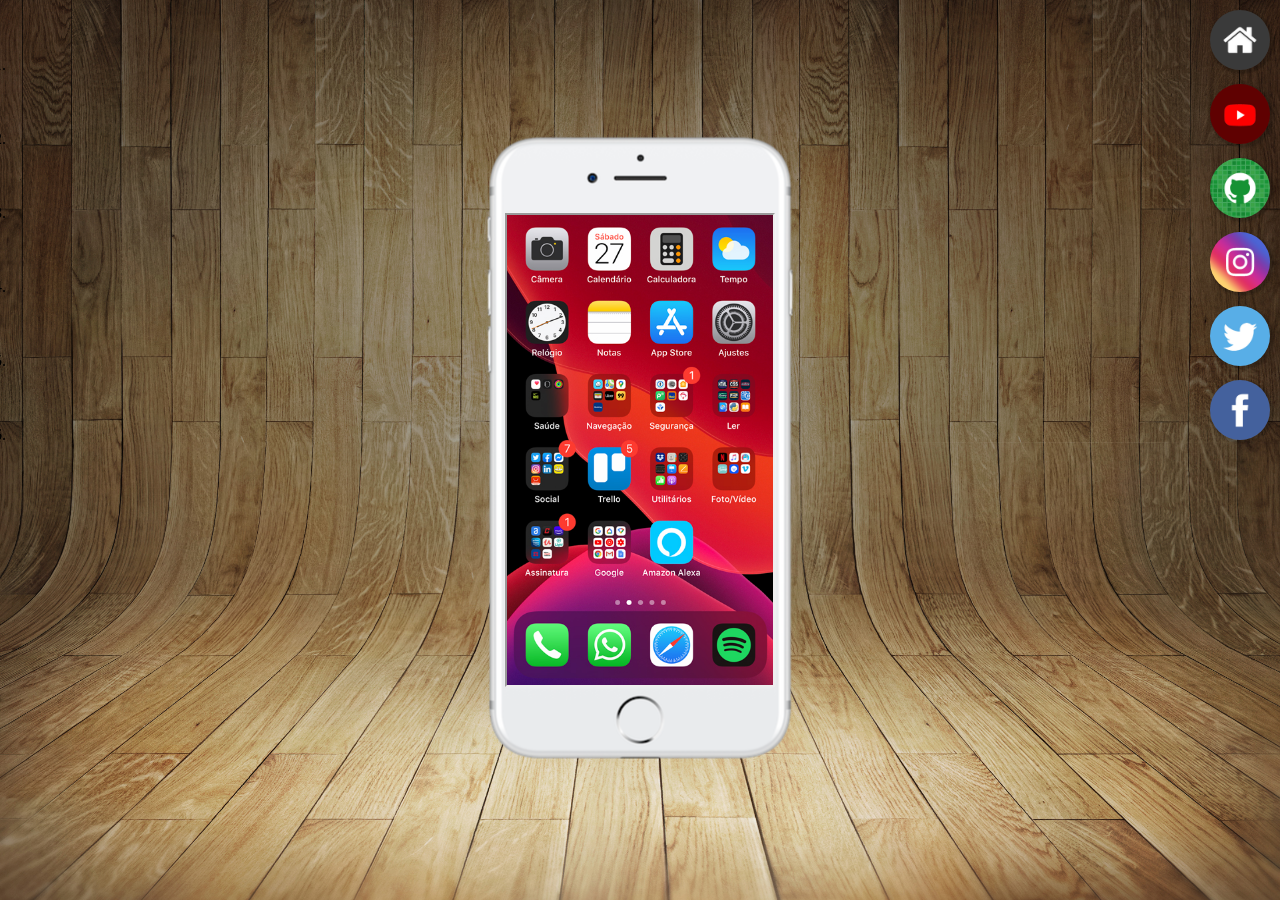
<file: index.html>
<!DOCTYPE html>
<html lang="pt-br">
<head>
    <meta charset="UTF-8">
    <meta name="viewport" content="width=device-width, initial-scale=1.0">
    <title>Redes Socias</title>
    <link rel="shortcut icon" href="favicon.ico" type="image/x-icon">
    <link rel="stylesheet" href="style.css">
    <style>
        ol > li {
            text-align: end;
            margin: 10px;
        }
        li > a > img {
            height: 60px;
            border-radius: 100px;
            box-shadow: 2px 2px 2px 2px rgb(0, 0, 0, 0.205);
            box-sizing: border-box;
        }
        li > a > img:hover {
            border: 2px solid rgb(255, 255, 255, 0.237);
            transform: translate(-3px, -3px);
            box-shadow: 5px 5px 10px rgba(0, 0, 0, 0.623);
            transition: transform .3s;
        }
    </style>
</head>
<body>
    <nav>
        <ol>
            <li>
                <a  href="paginas/home.html" target="celular">
                <img src="imagens/logo-home.jpg"></a>
            </li>
            <li>
                <a href="paginas/youtube.html" target="celular"><img src="imagens/logo-youtube.jpg" alt=""></a>
            </li>
            <li>
                <a href="paginas/github.html" target="celular"><img src="imagens/logo-github.jpg" alt=""></a>
            </li>
            <li>
                <a href="paginas/instagram.html" target="celular"><img src="imagens/logo-instagram.jpg" alt=""></a>
            </li>
            <li>
                <a href="paginas/twitter.html" target="celular"><img src="imagens/logo-twitter.jpg" alt=""></a>
            </li>
            <li>
                <a href="paginas/facebook.html" target="celular">
                 <img src="imagens/logo-facebook.jpg"></a>
            </li>
        </ol>
    </nav>

   
    <div class="celular">
        <img src="imagens/frame-iphone.png" alt="">
    </div>
    
    <iframe name="celular" src="paginas/home.html" height="470px" width="266"></iframe>

        
</body>
</html>
</file>
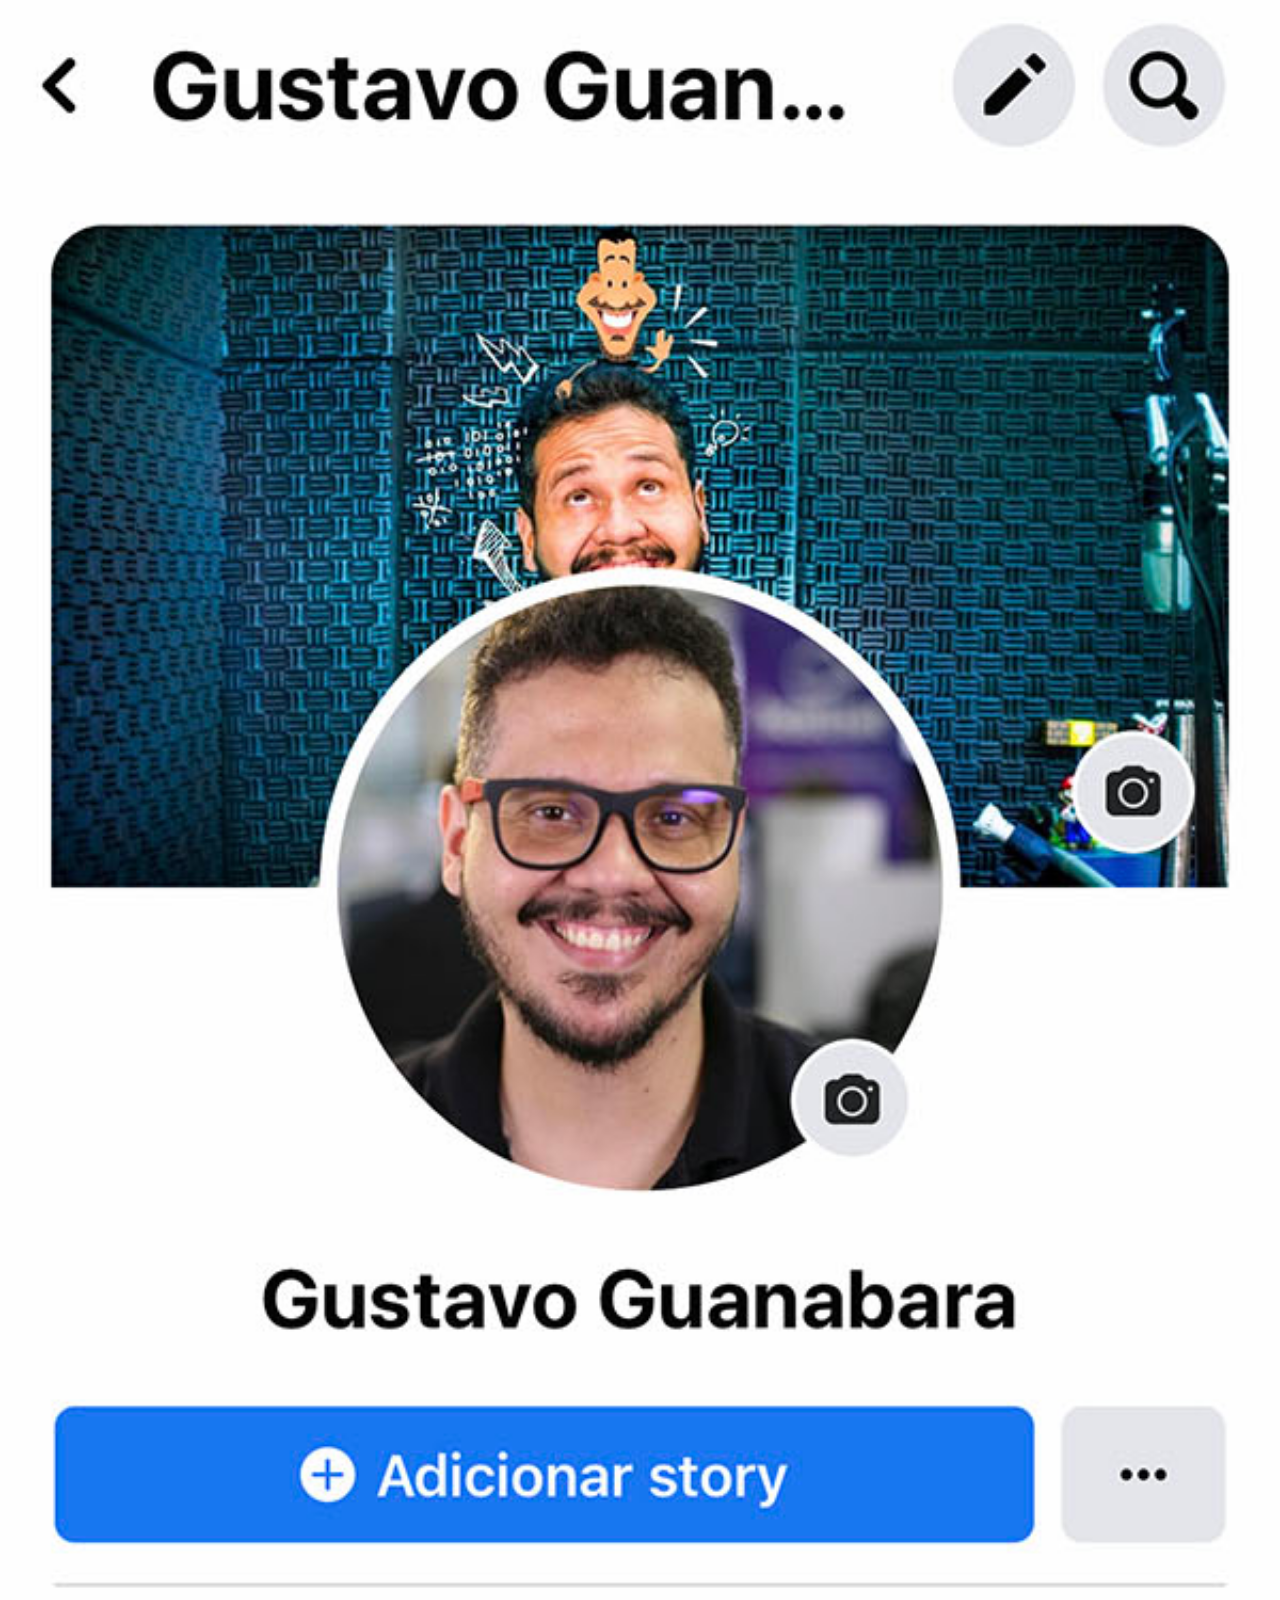
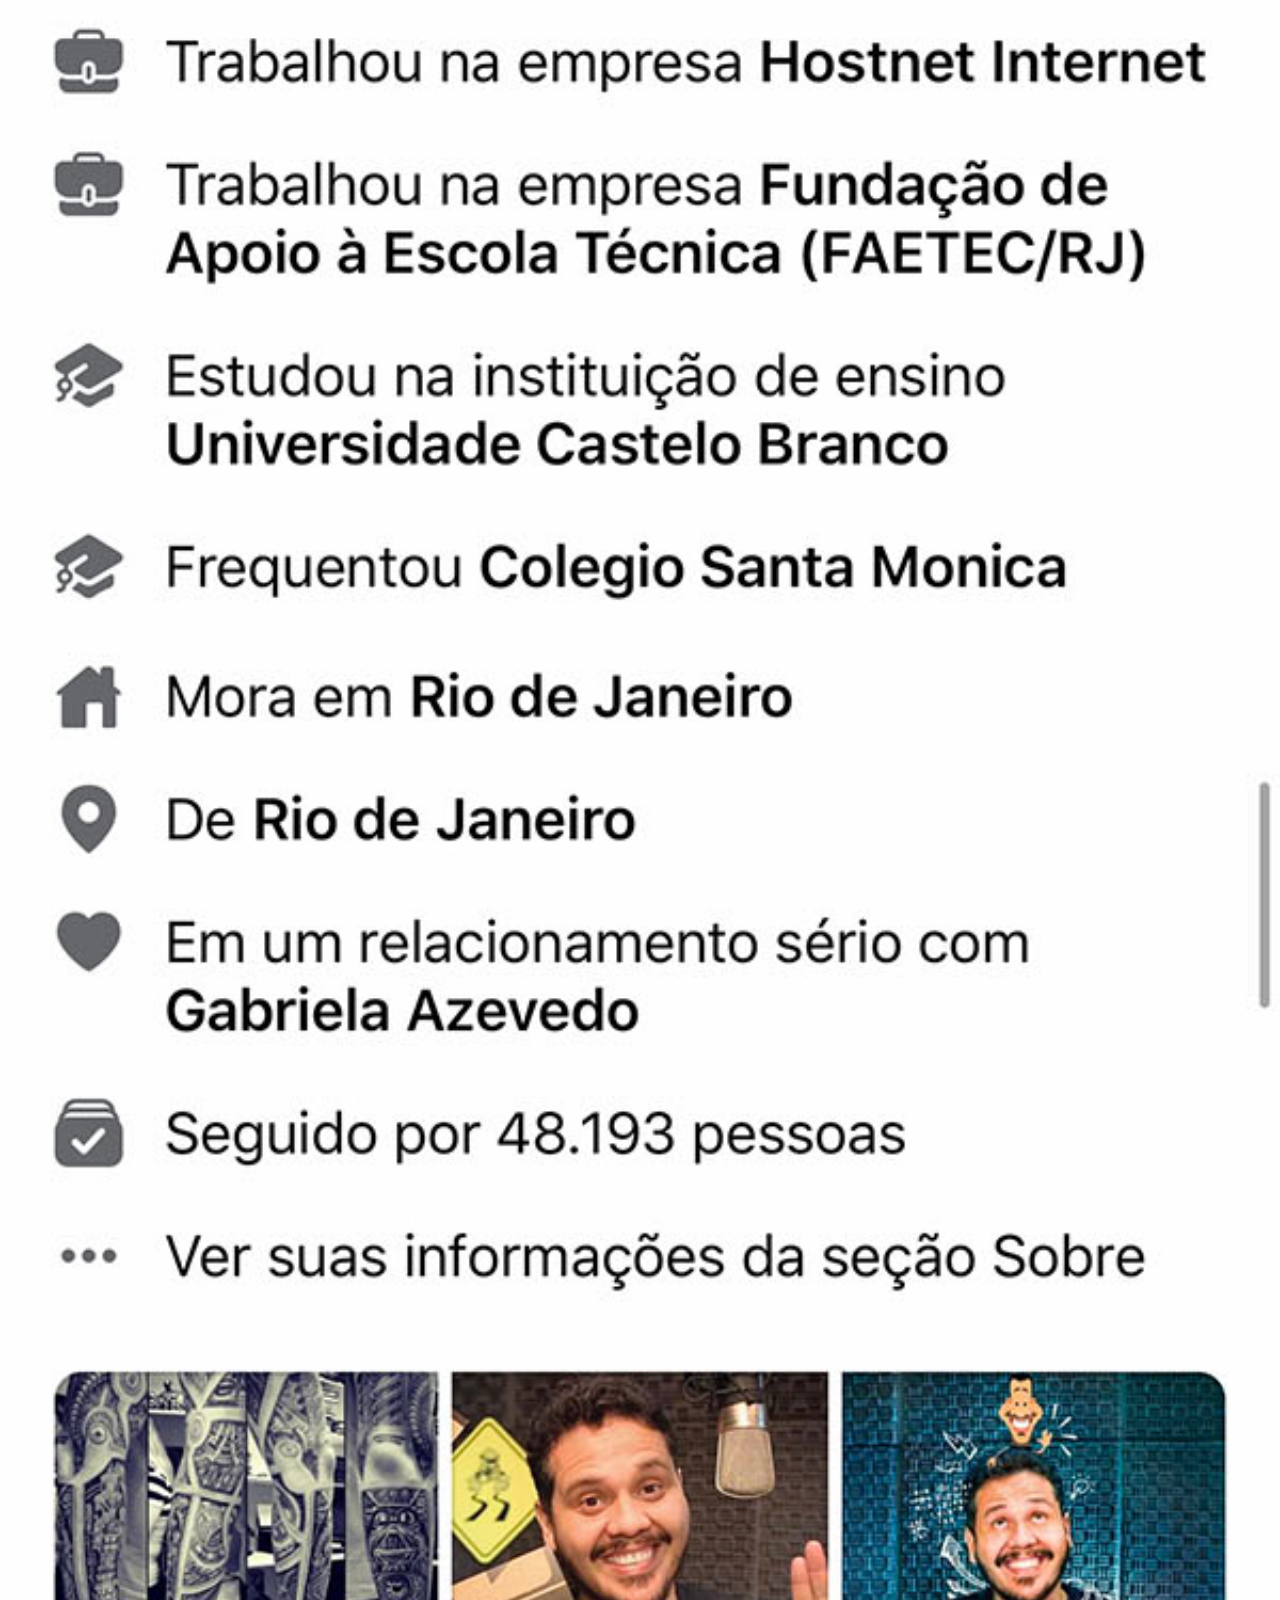
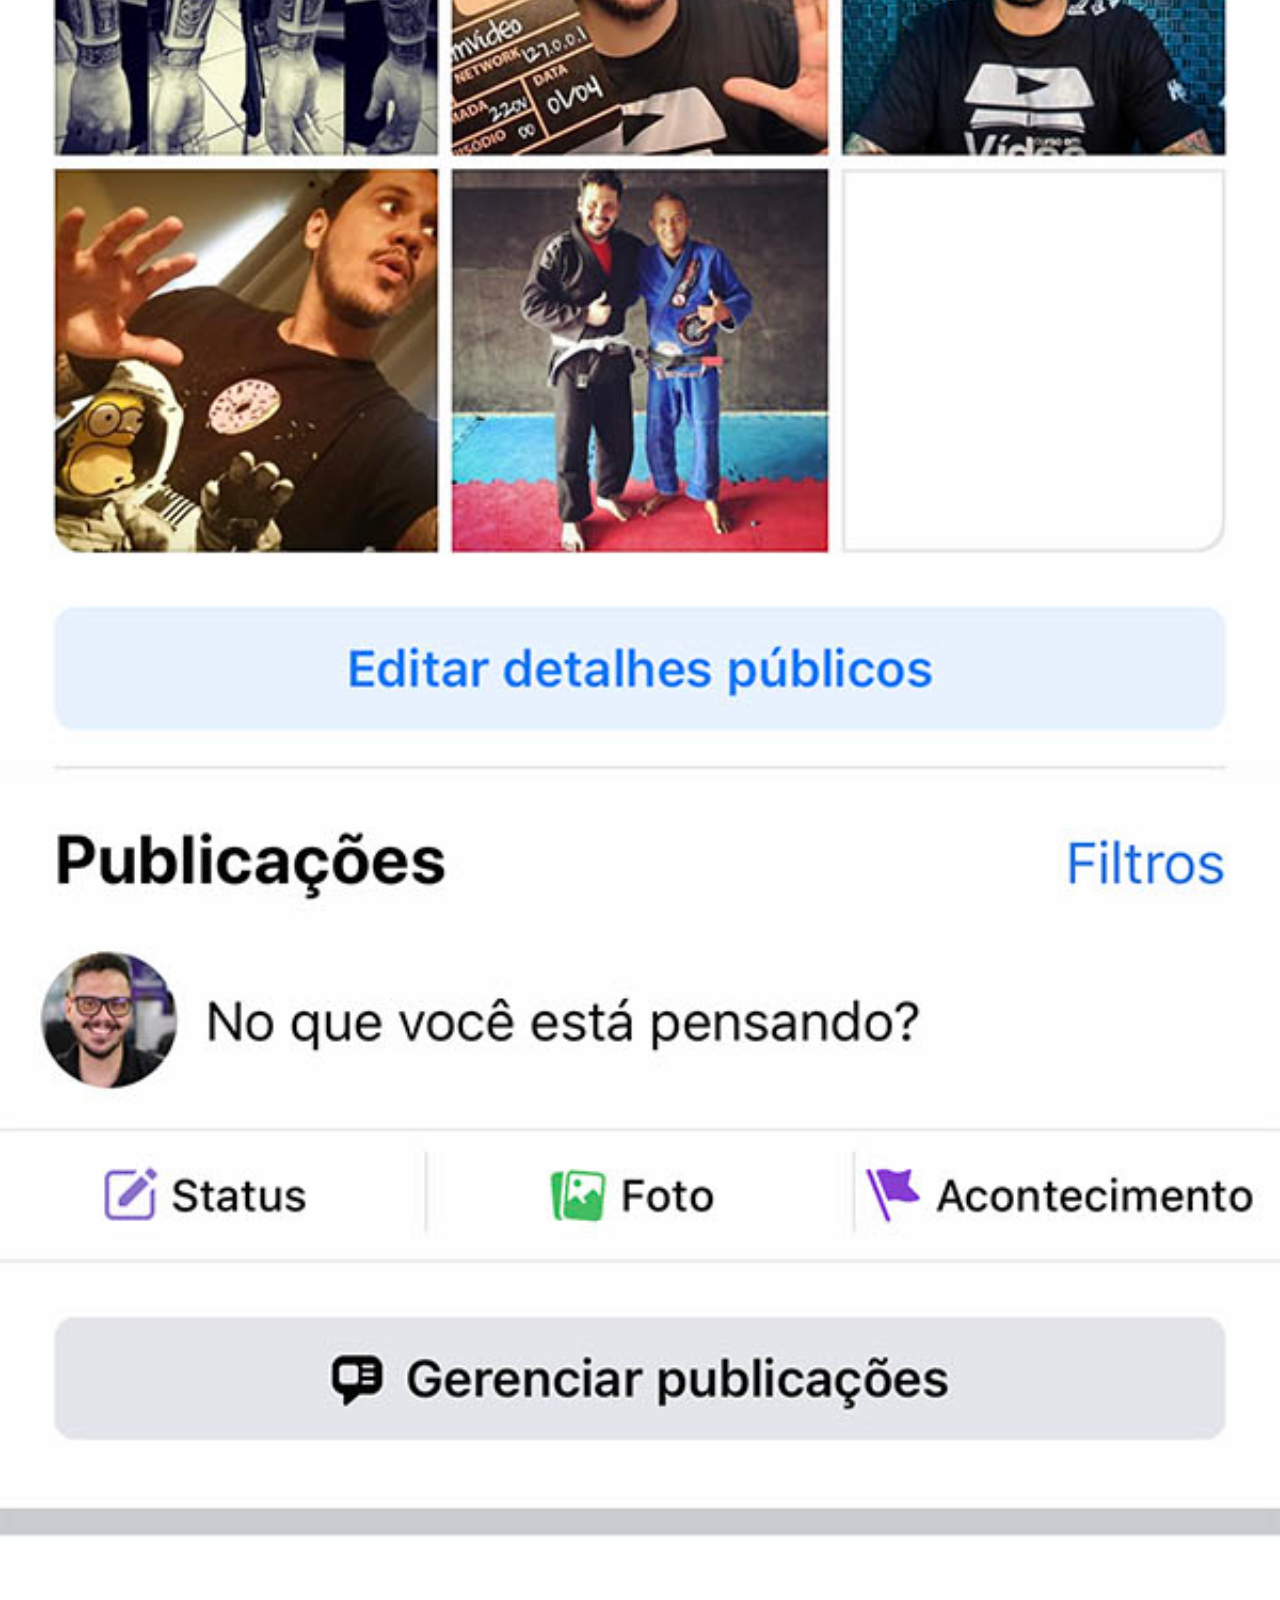
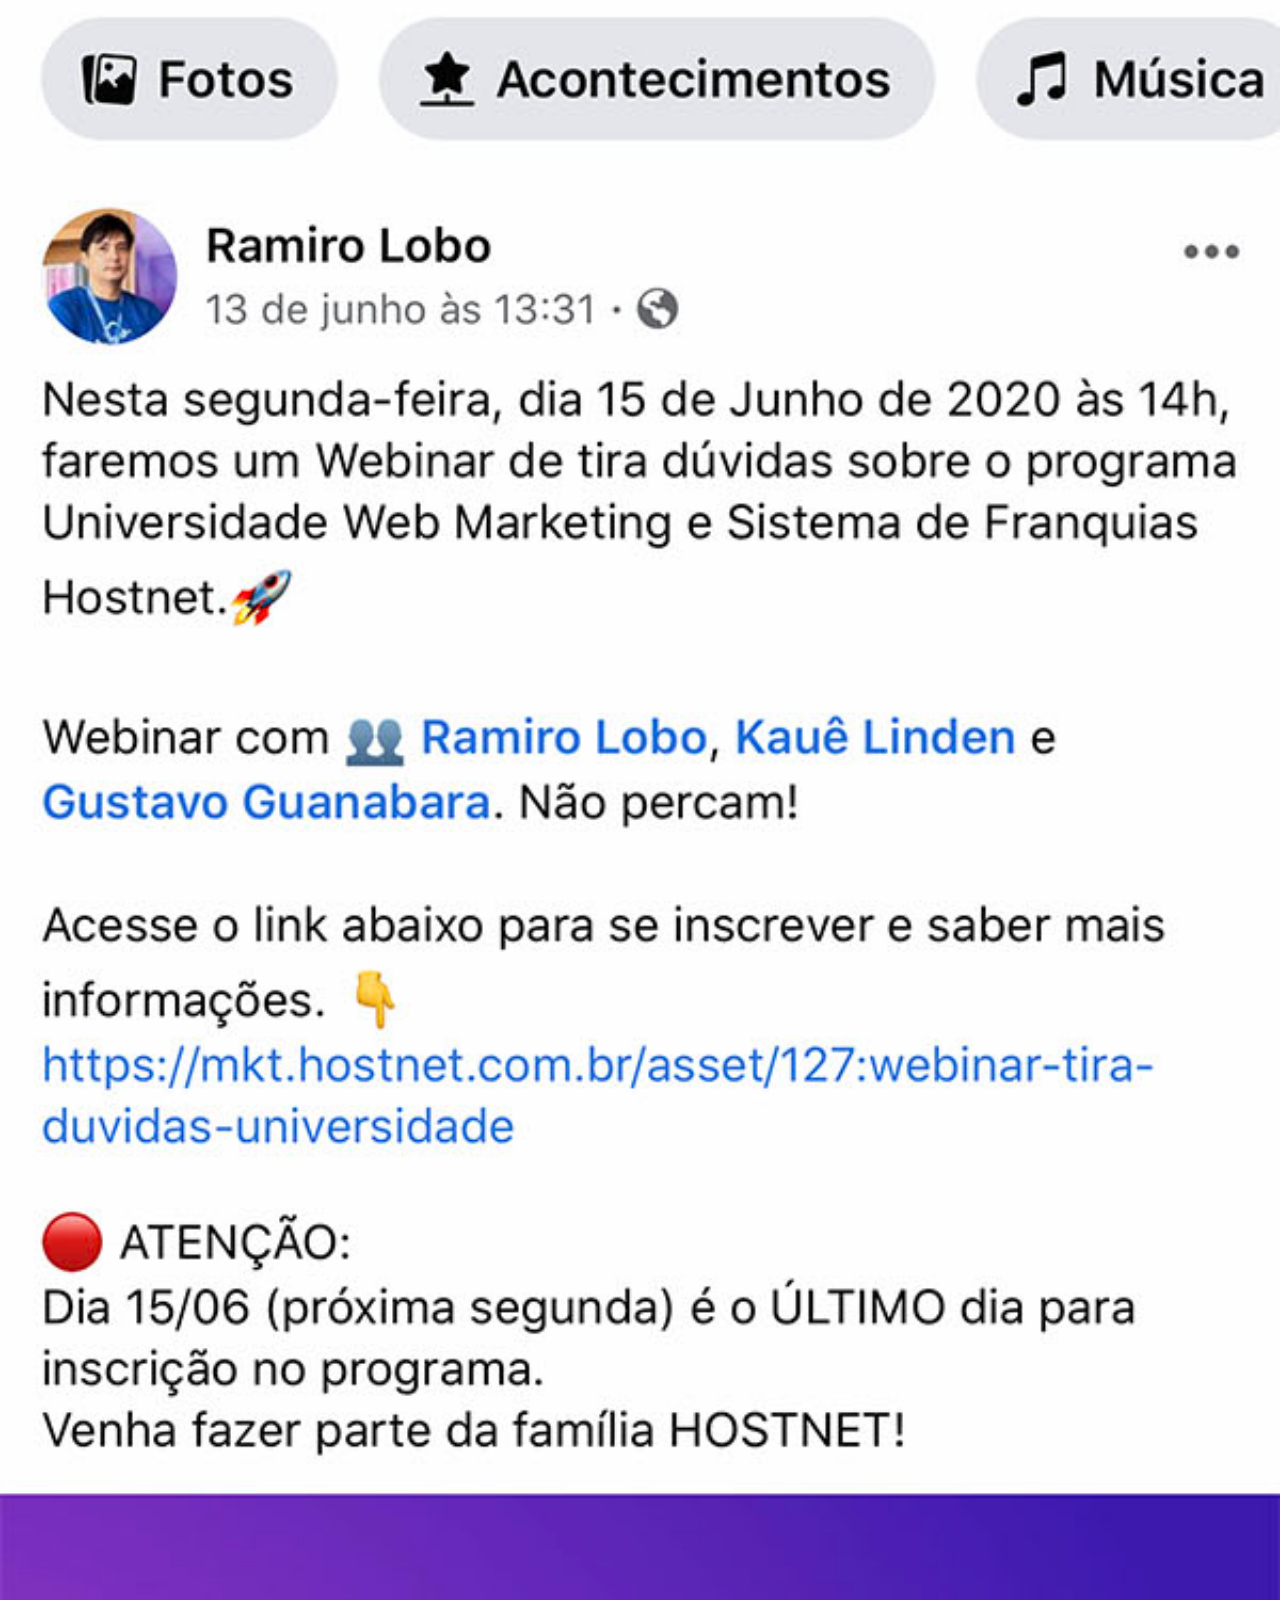
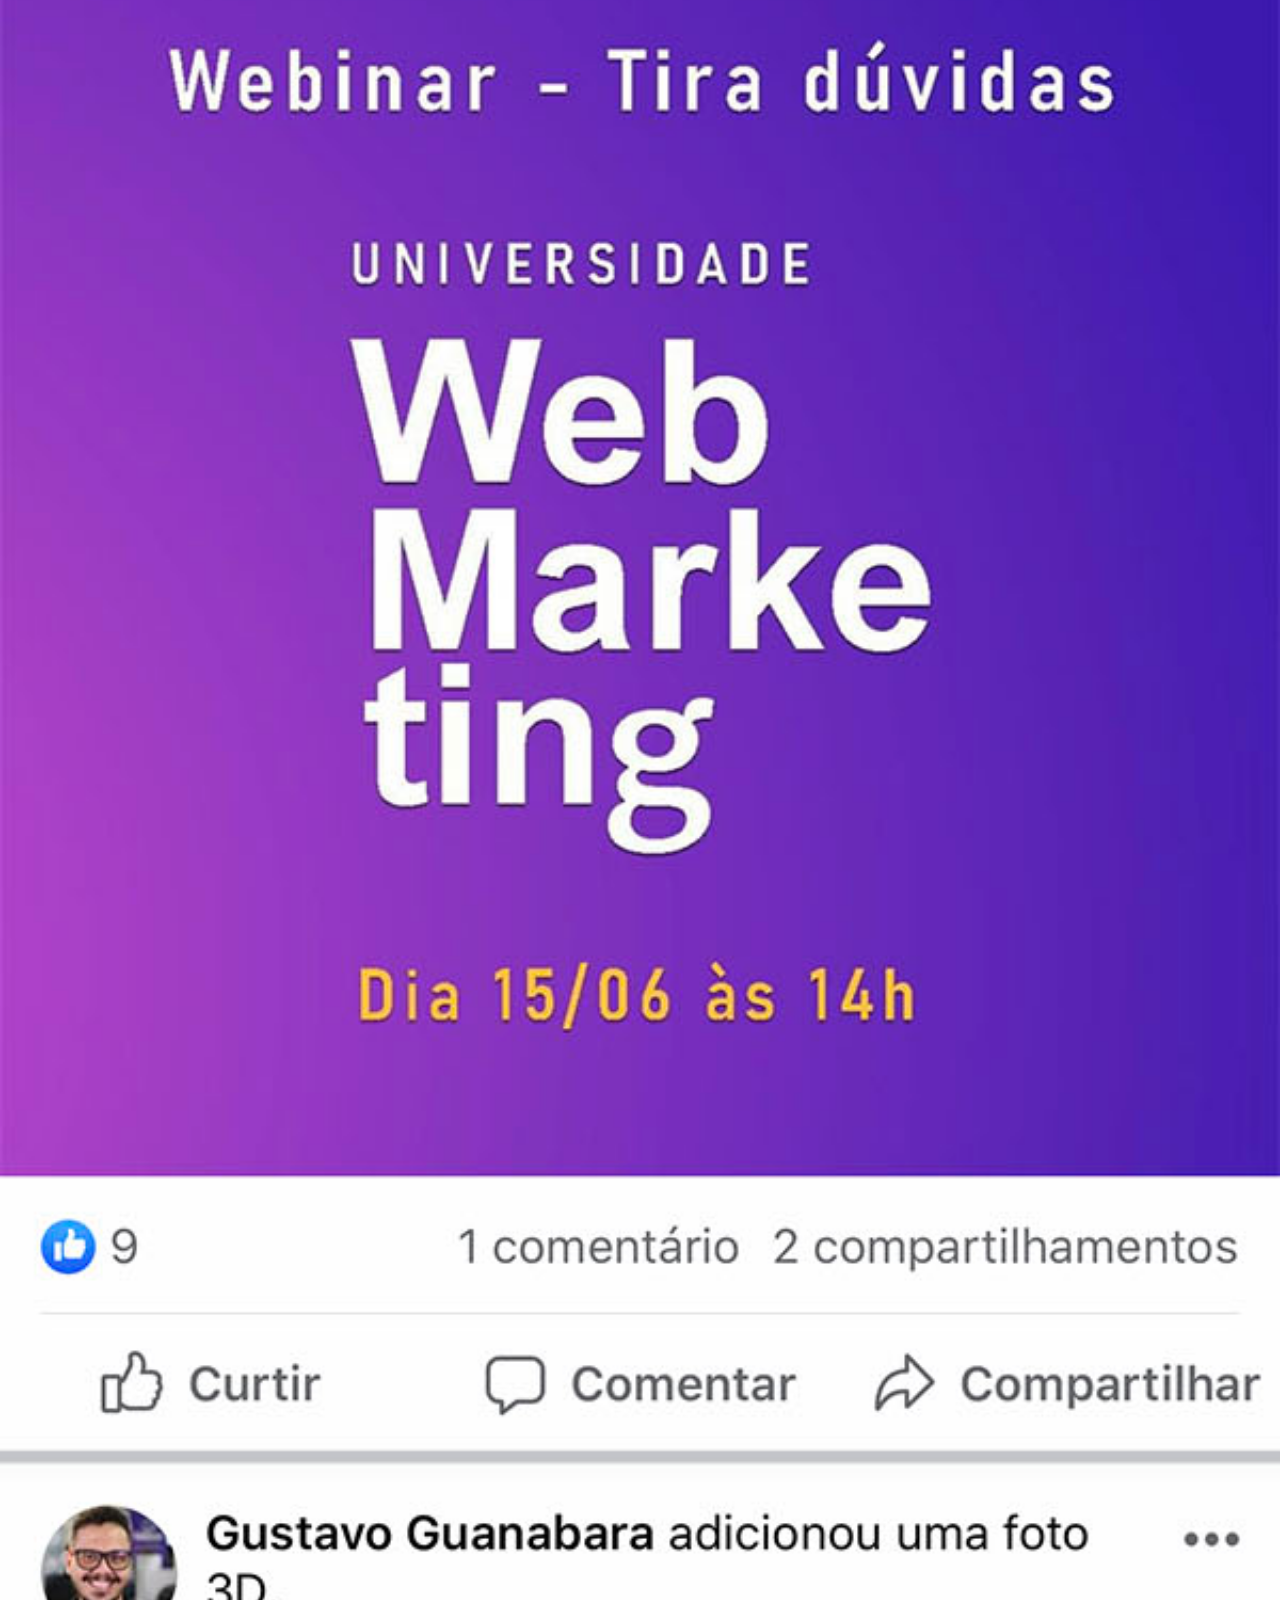
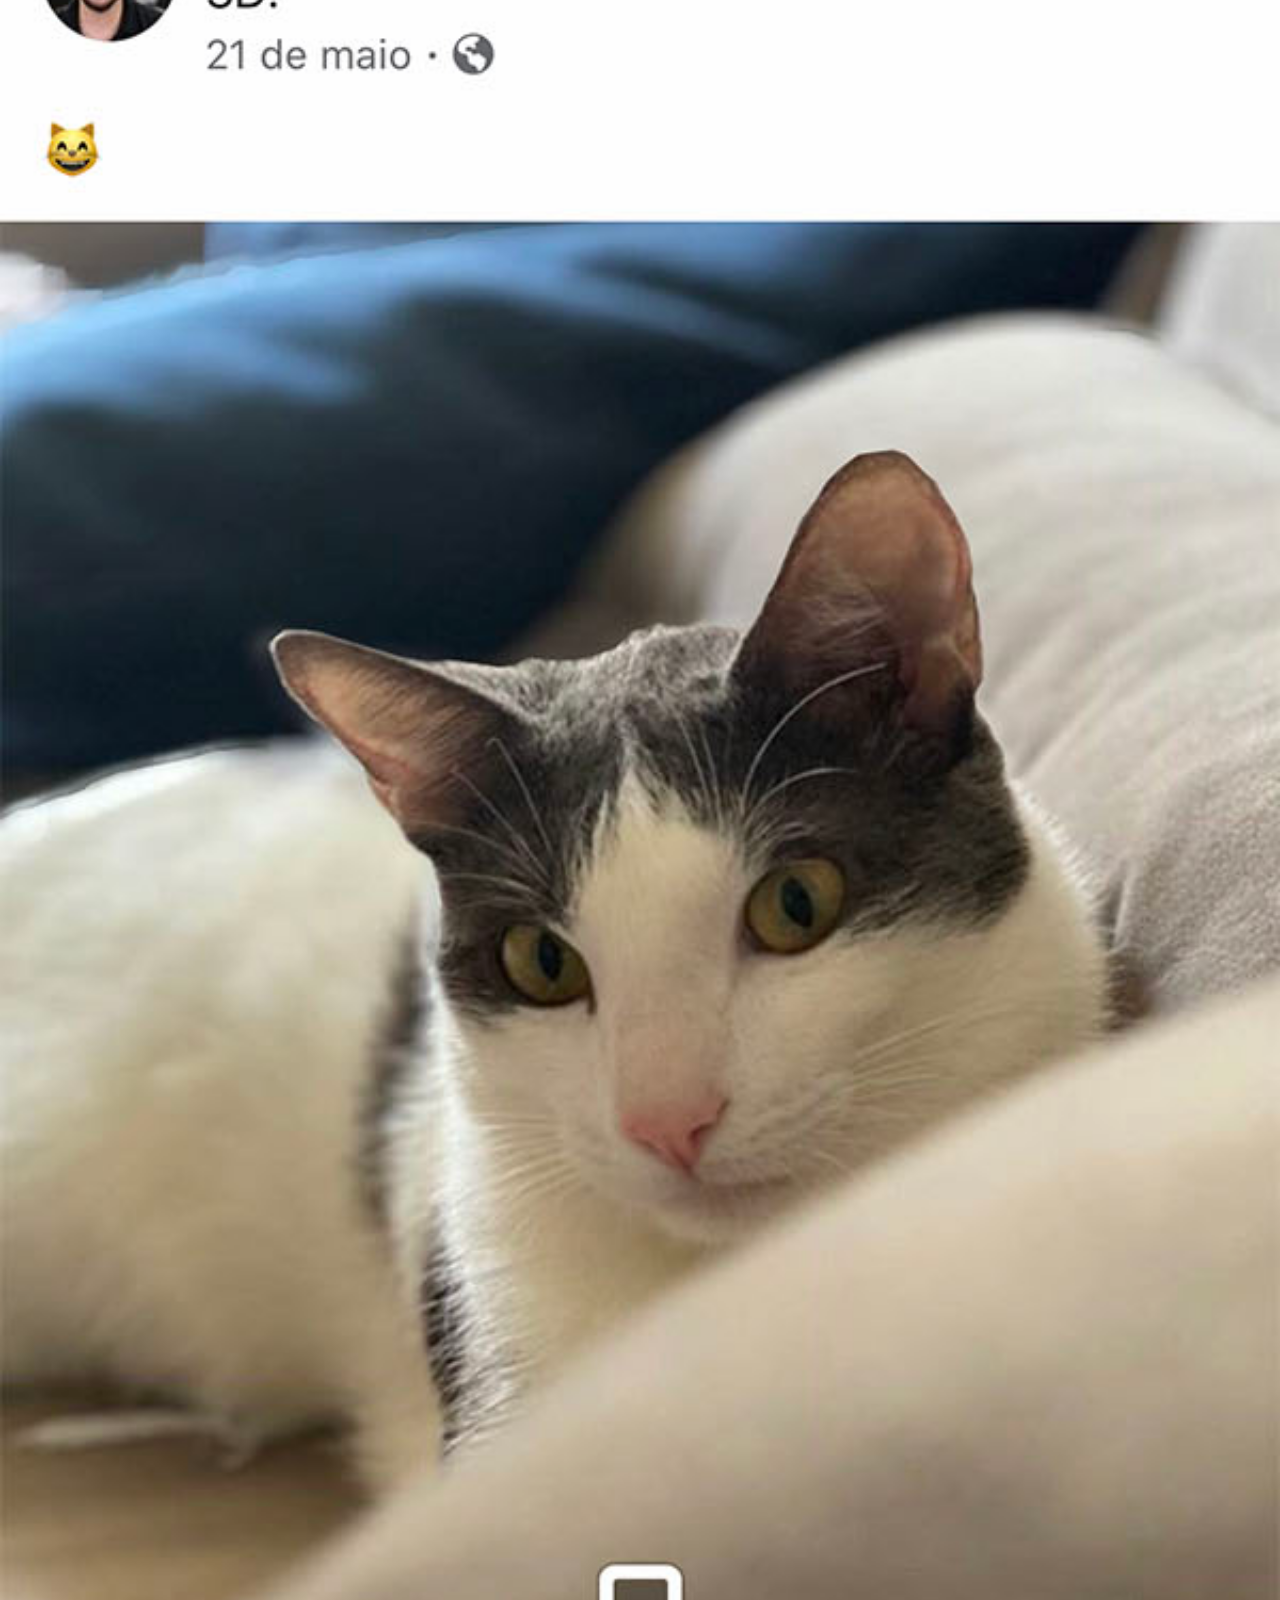
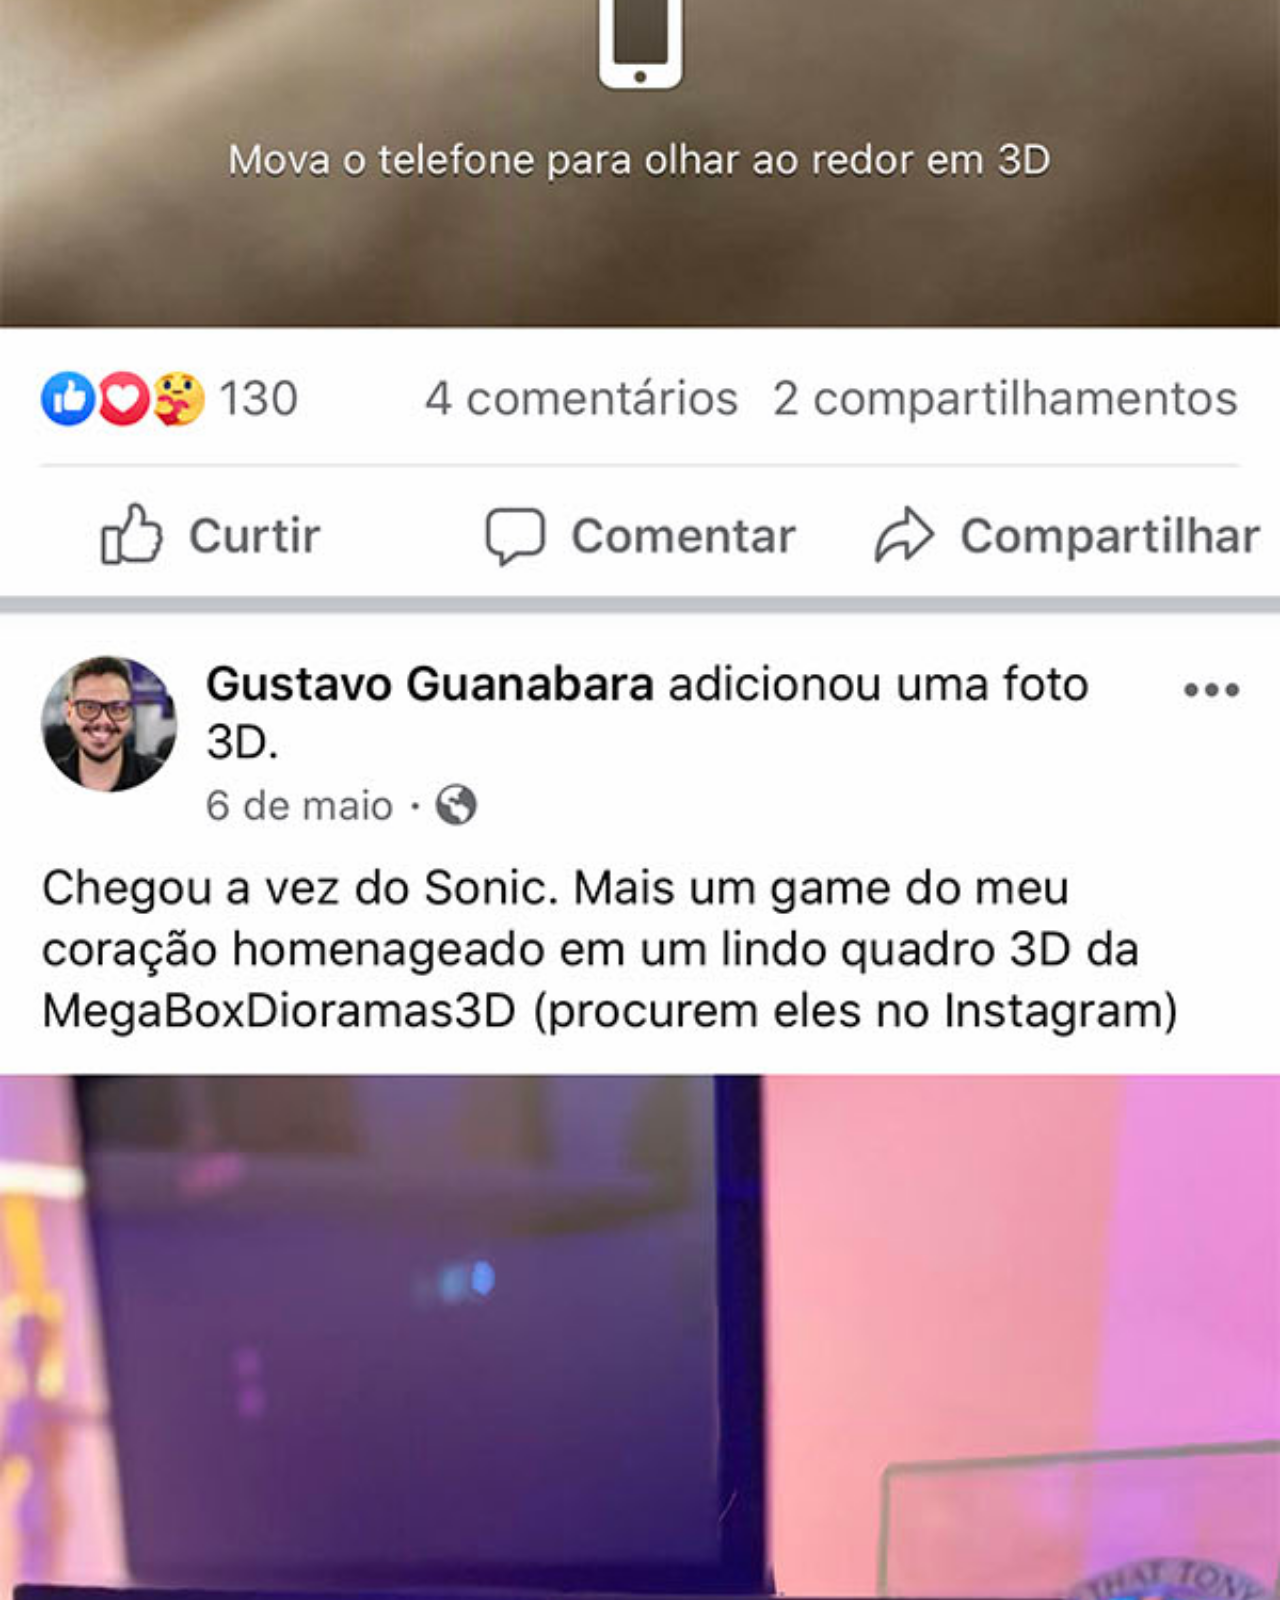
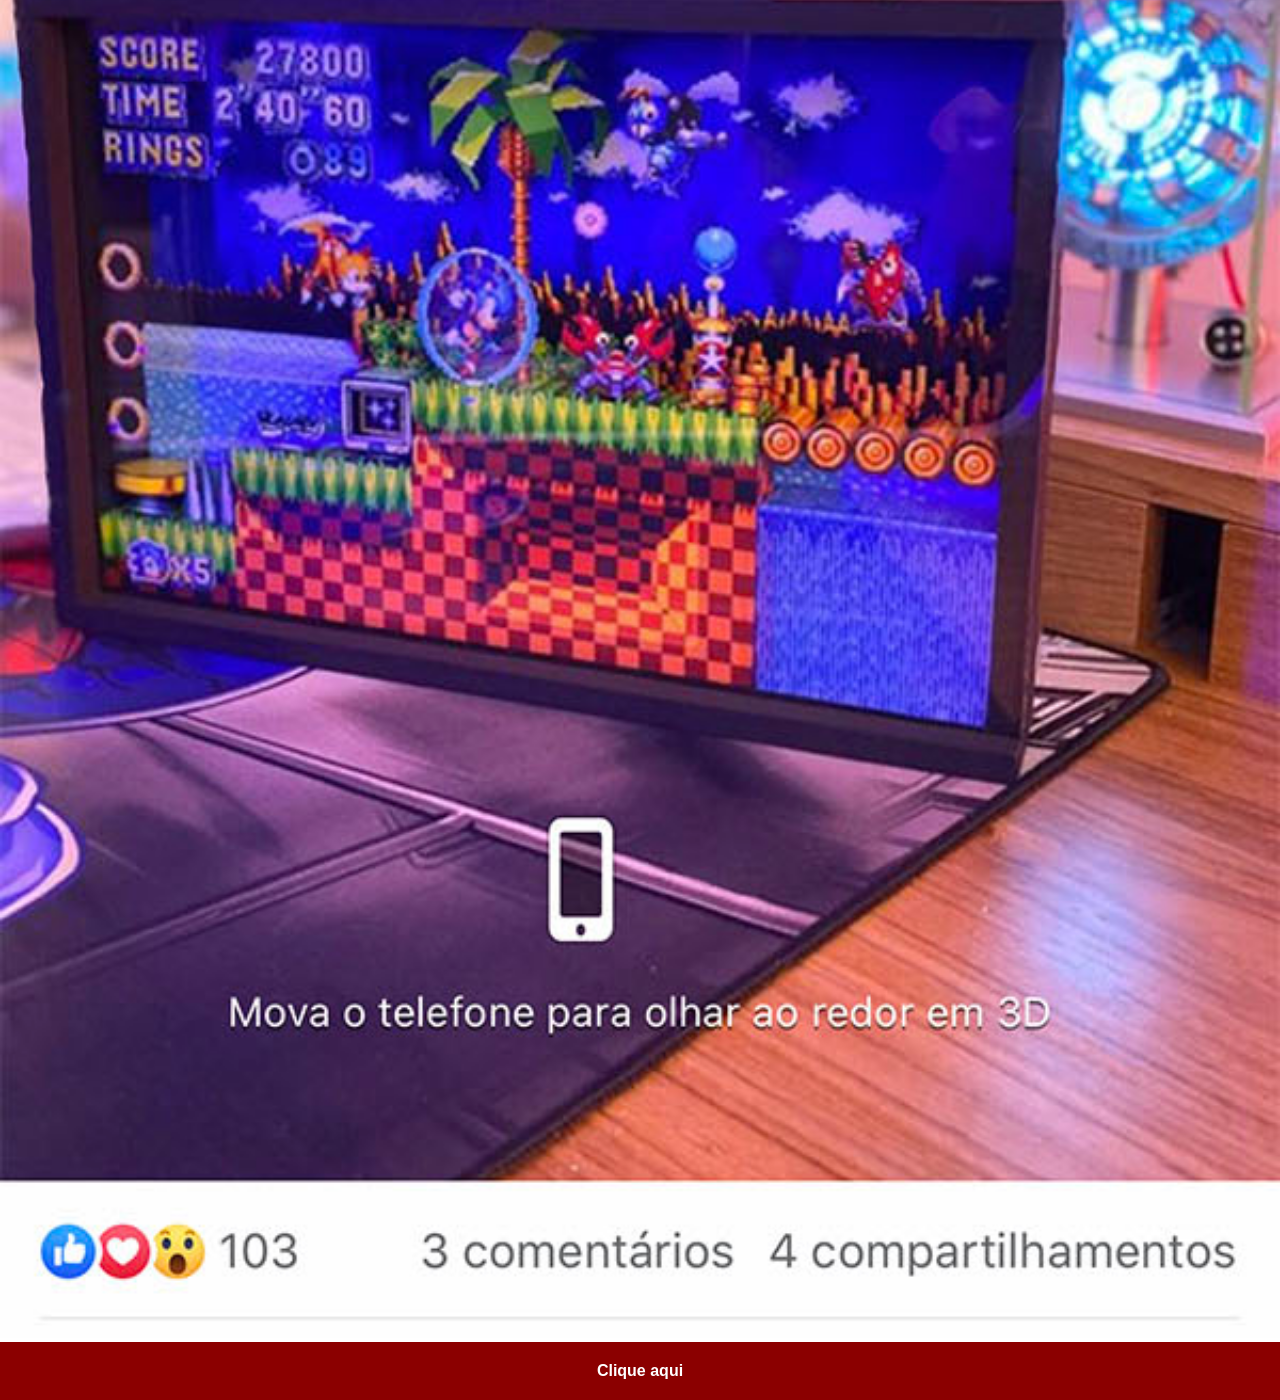
<file: paginas/facebook.html>
<!DOCTYPE html>
<html lang="pt-br">
<head>
    <meta charset="UTF-8">
    <meta name="viewport" content="width=device-width, initial-scale=1.0">
    <title>Facebook</title>
    <link rel="stylesheet" href="estilo/social.css">
    <style>
       
    </style>
</head>
<body>
    <img src="../imagens/tela-facebook.jpg" >
    <a href="#">Clique aqui</a>
</body>
</html>
</file>
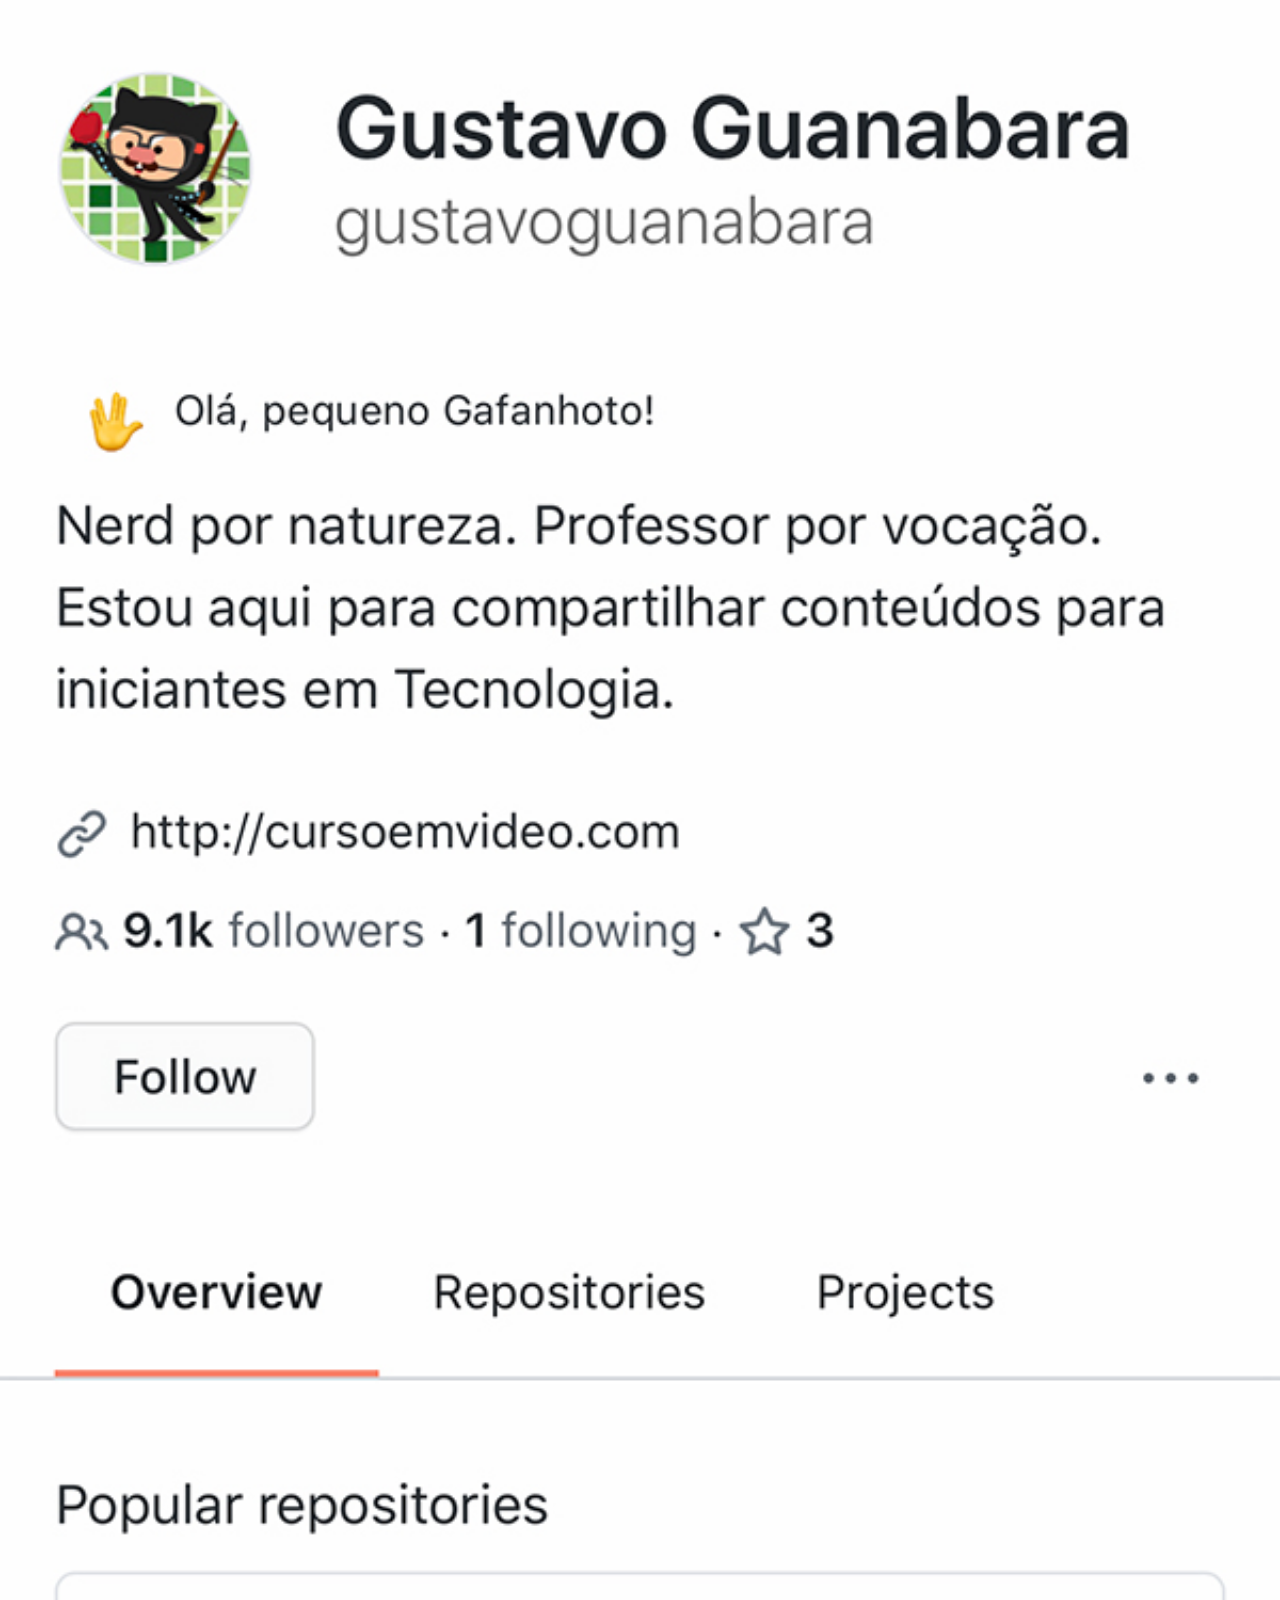
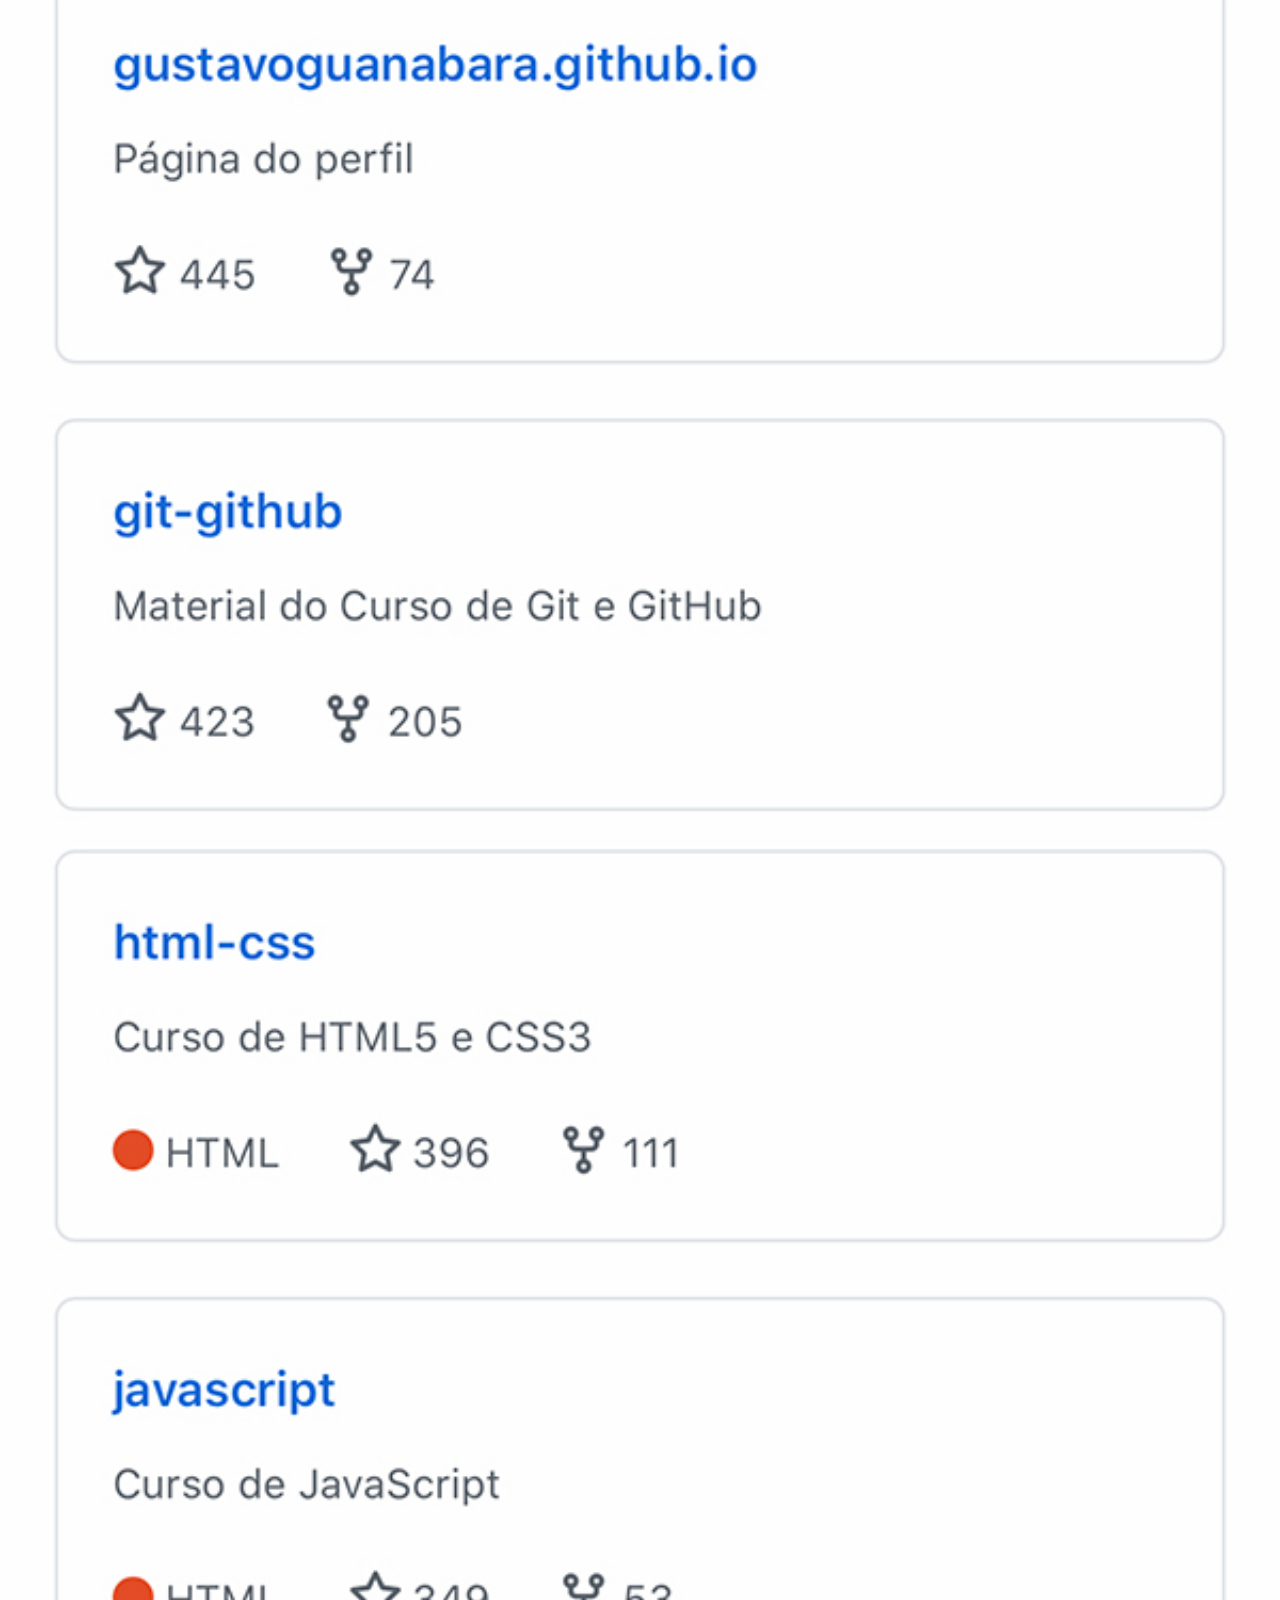
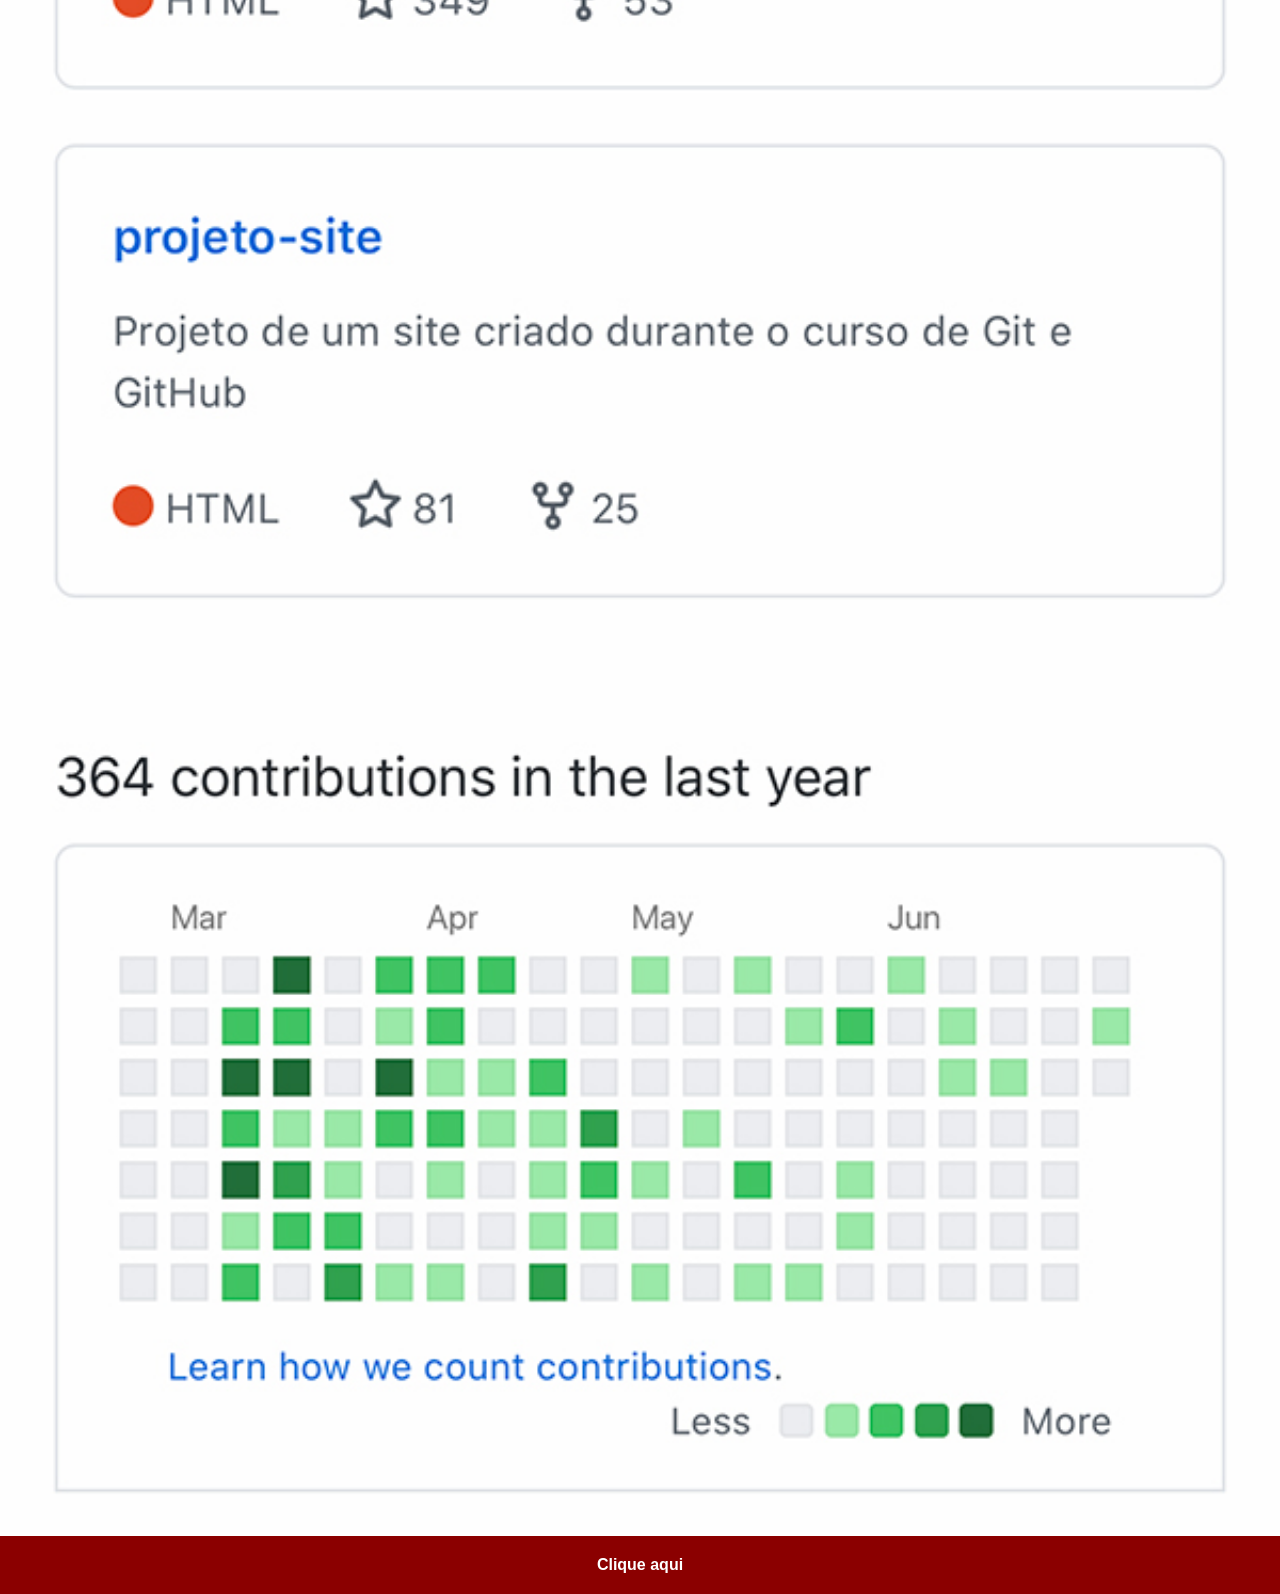
<file: paginas/github.html>
<!DOCTYPE html>
<html lang="pt-br">
<head>
    <meta charset="UTF-8">
    <meta name="viewport" content="width=device-width, initial-scale=1.0">
    <title>github</title>
    <link rel="stylesheet" href="estilo/social.css">
    <style>
       
    </style>
</head>
<body>
    <img src="../imagens/tela-github.jpg" >
    <a href="#">Clique aqui</a>
</body>
</html>
</file>
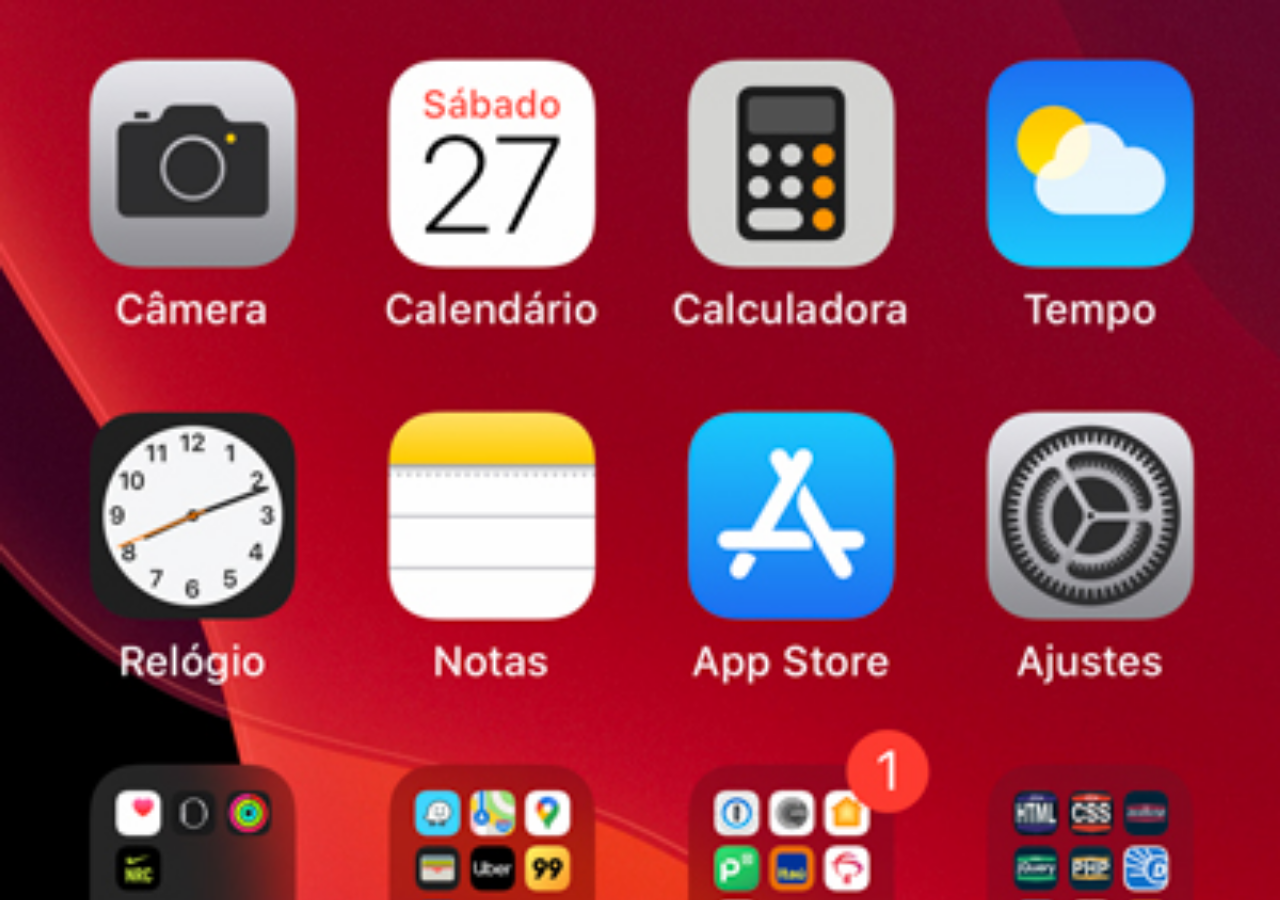
<file: paginas/home.html>
<!DOCTYPE html>
<html lang="pt-br">
<head>
    <meta charset="UTF-8">
    <meta name="viewport" content="width=device-width, initial-scale=1.0">
    <title>home</title>
    <style>
        * {
            margin: 0px;
            padding: 0px;

        }
        
        body {
            background-image: url(../imagens/tela-home.jpg);
            background-repeat: no-repeat;
            background-attachment: fixed;
            background-size: cover;
          
             }
    </style>
</head>
<body>
</body>
</html>
</file>
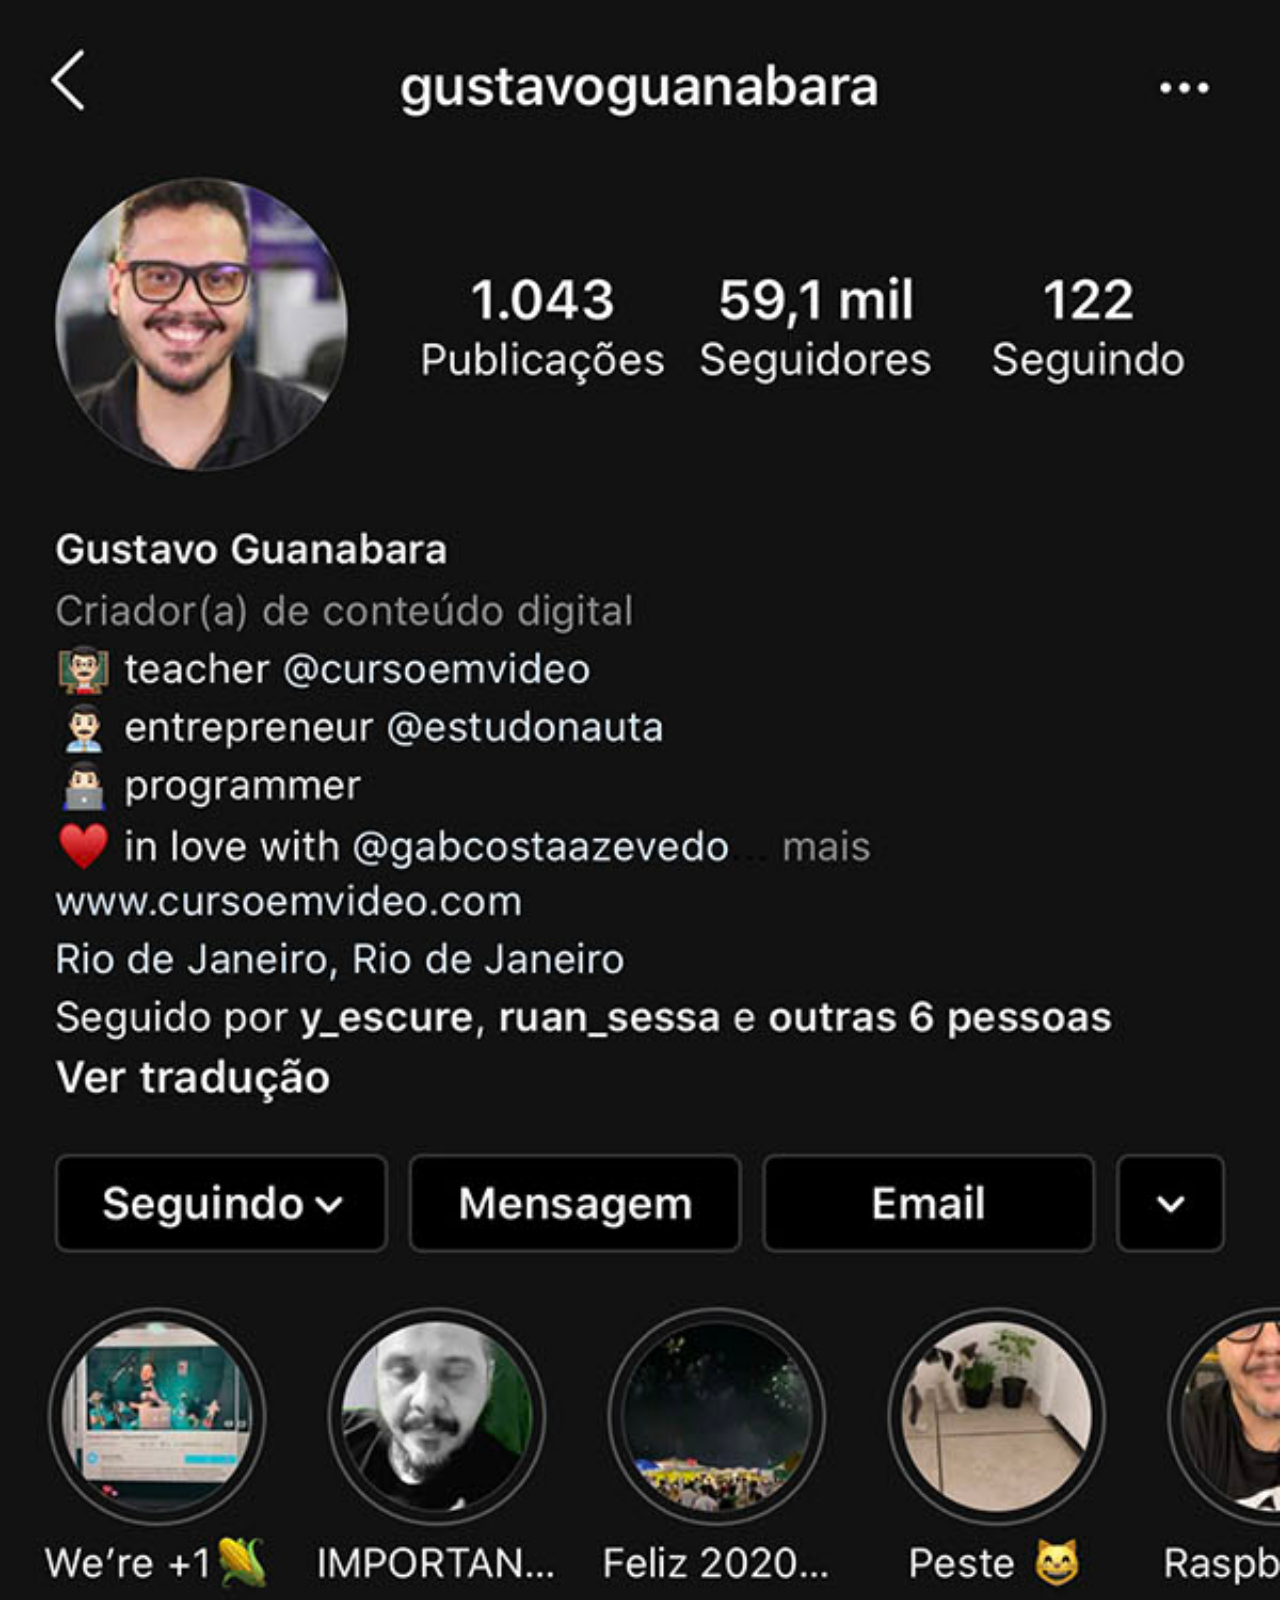
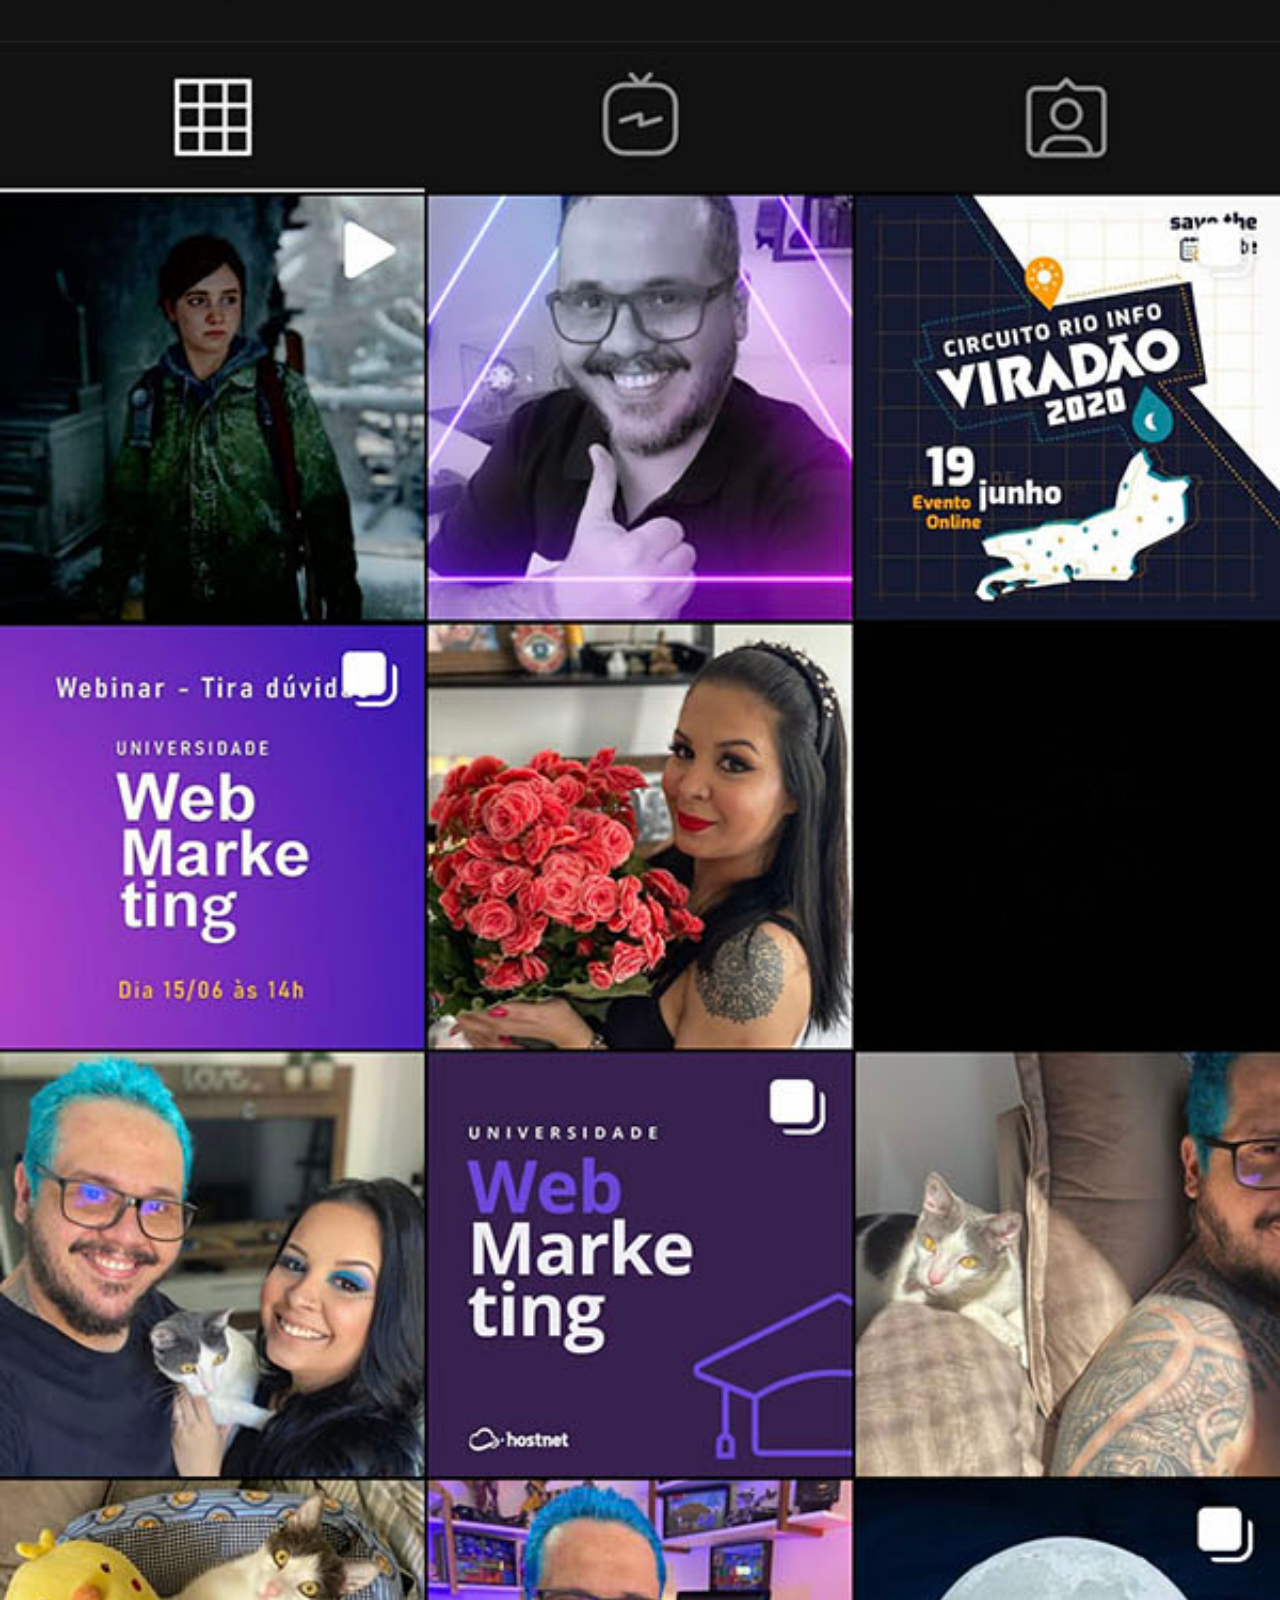
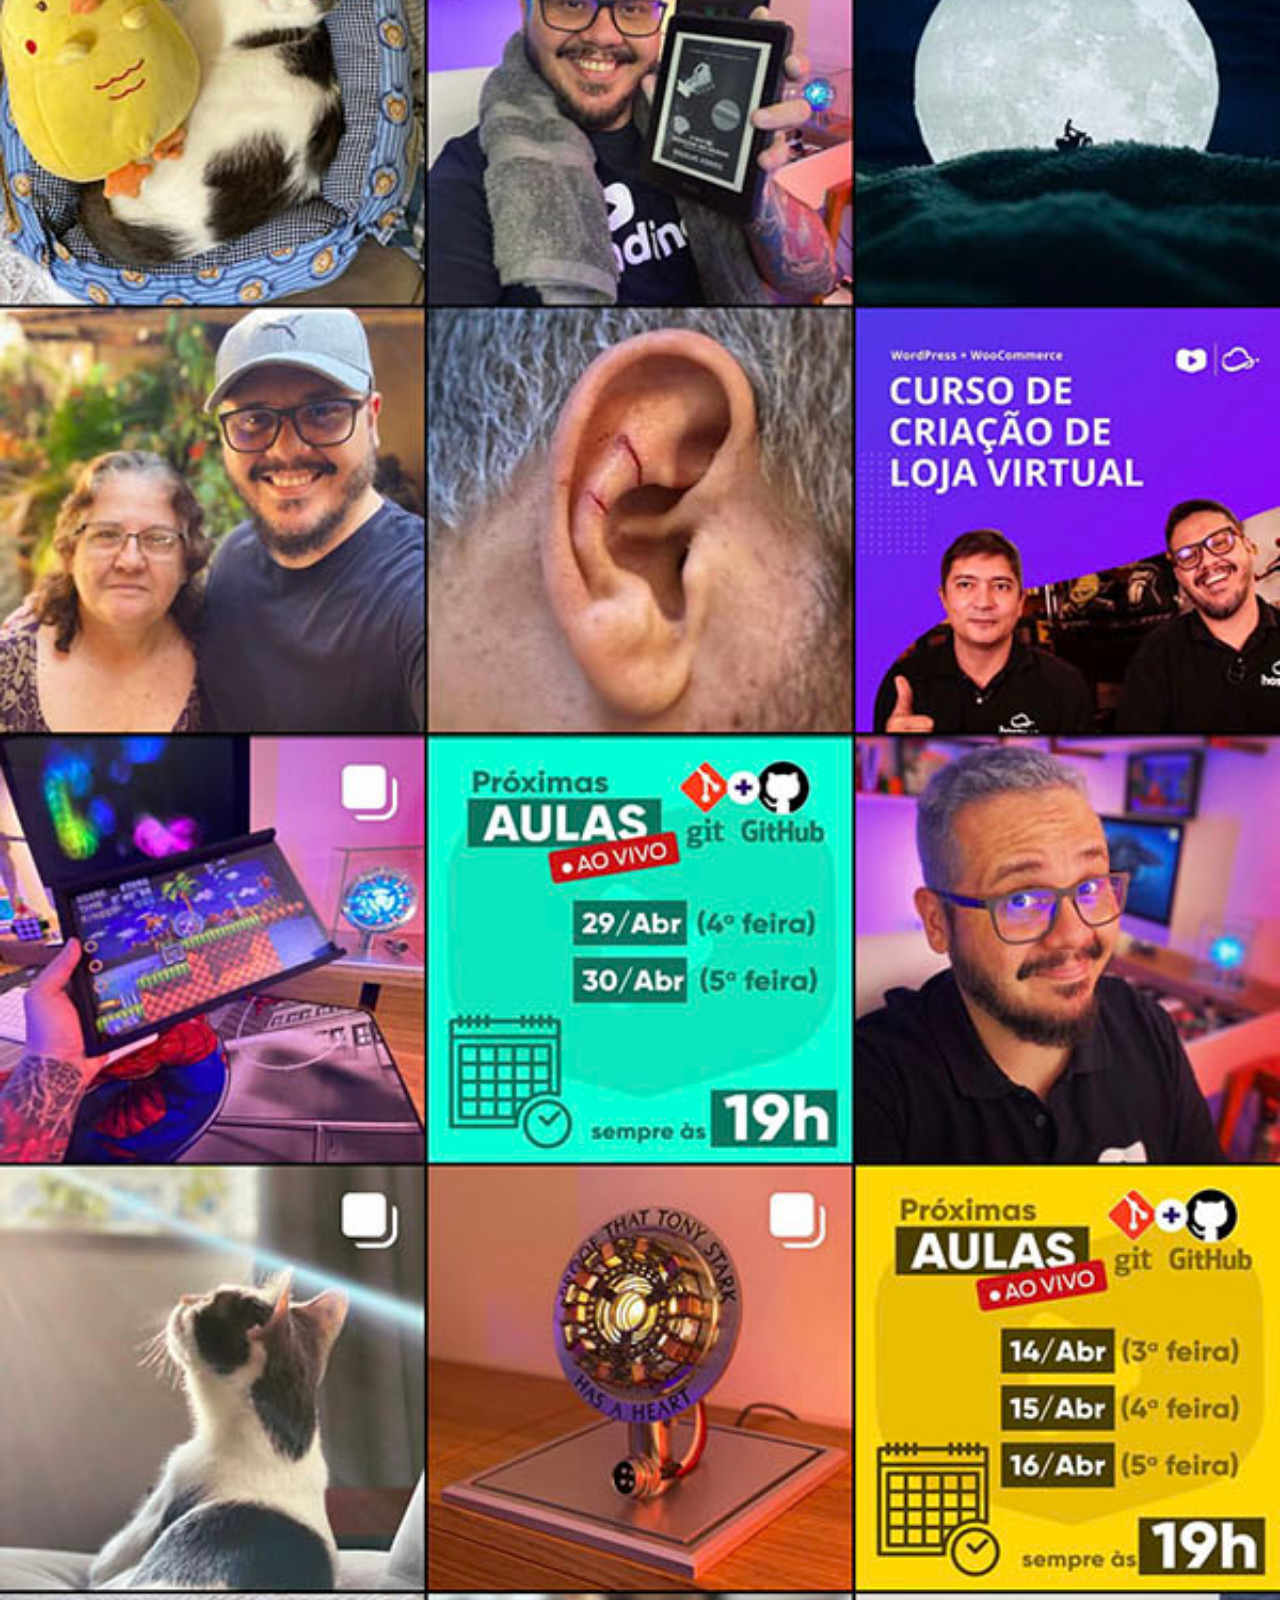
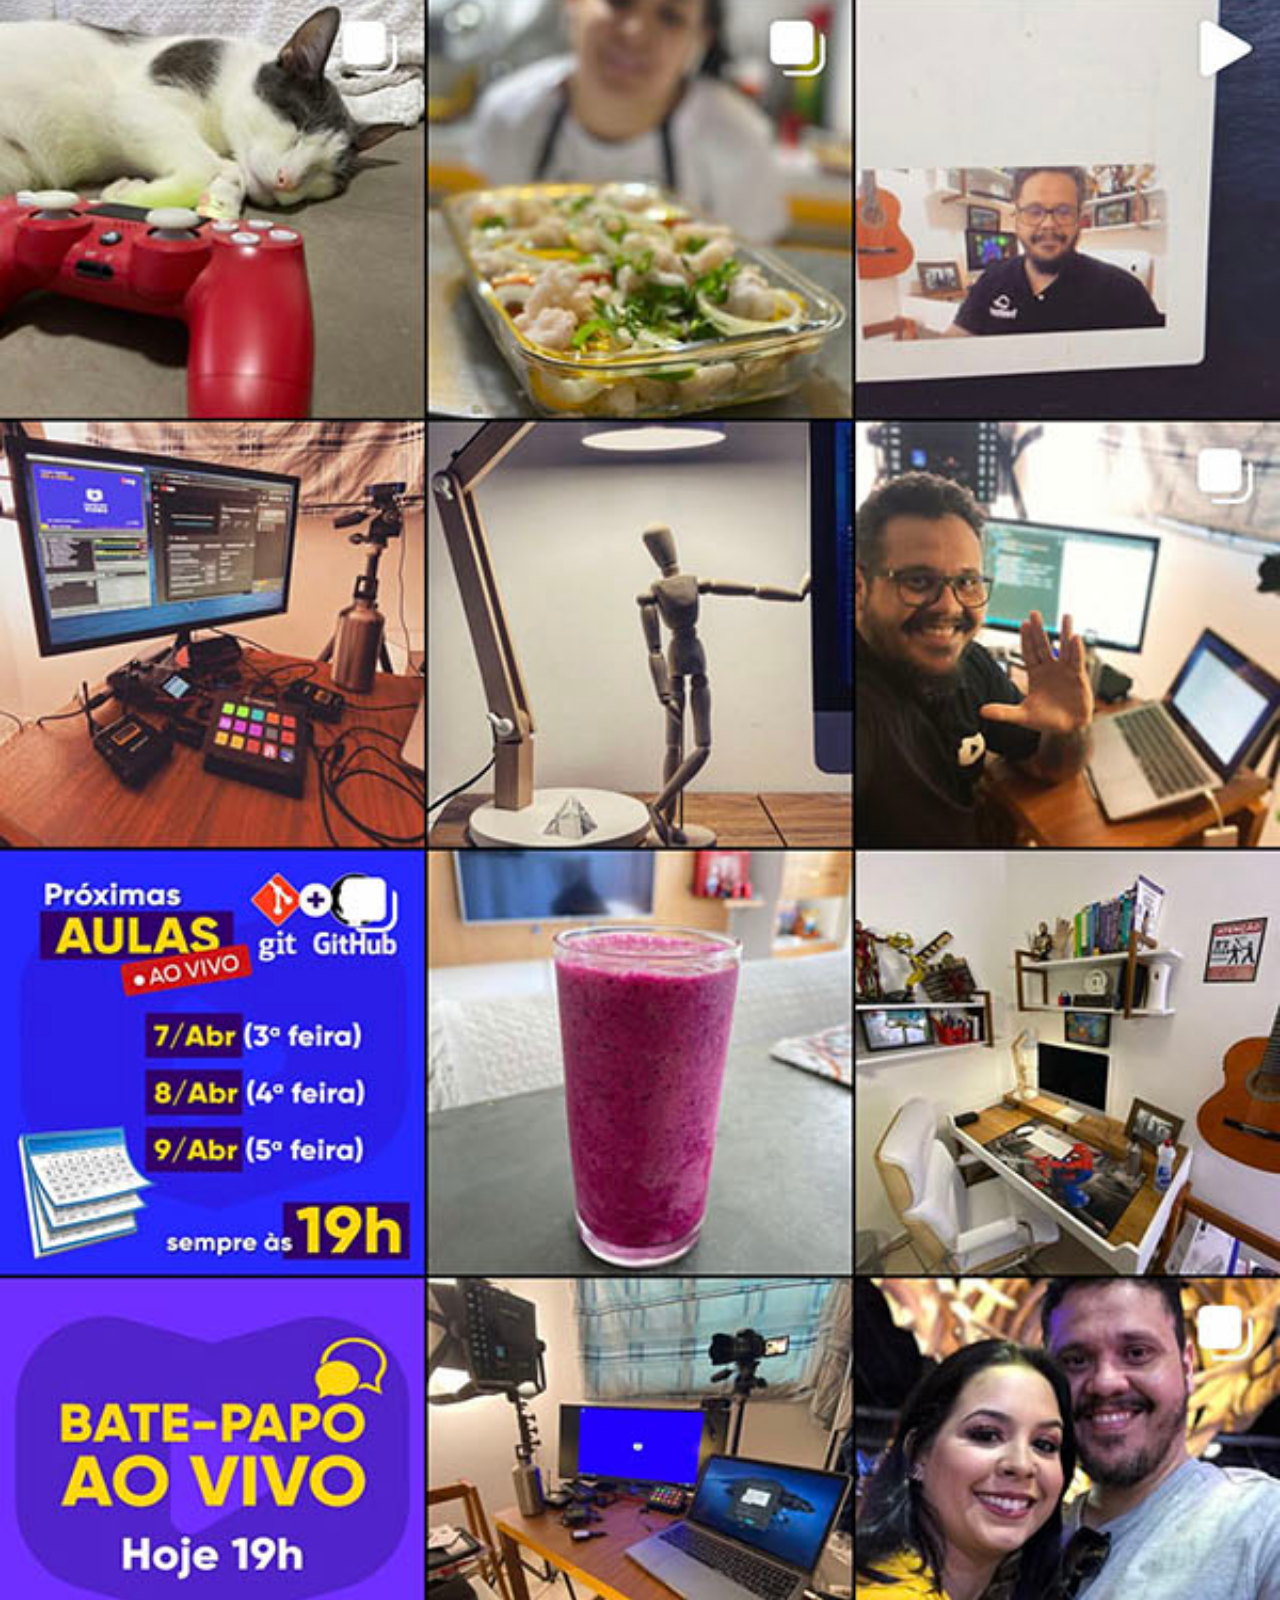
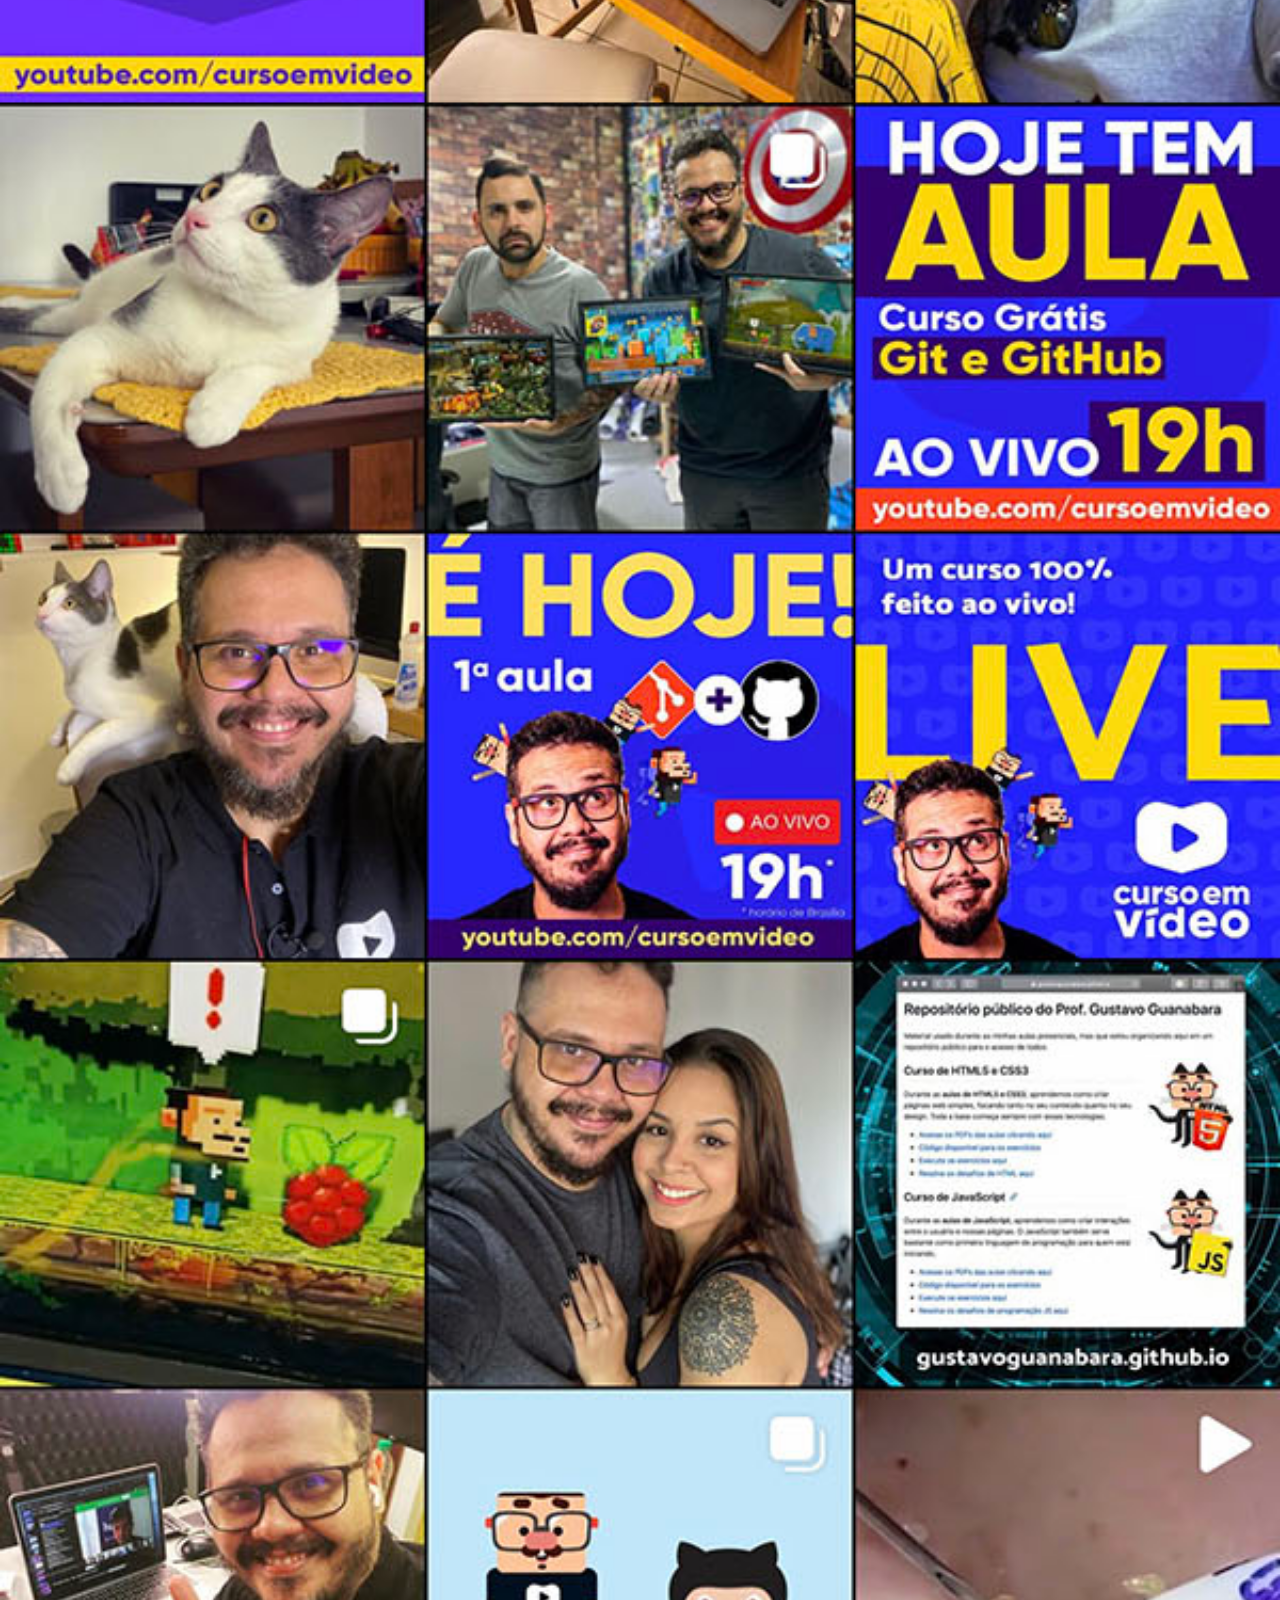
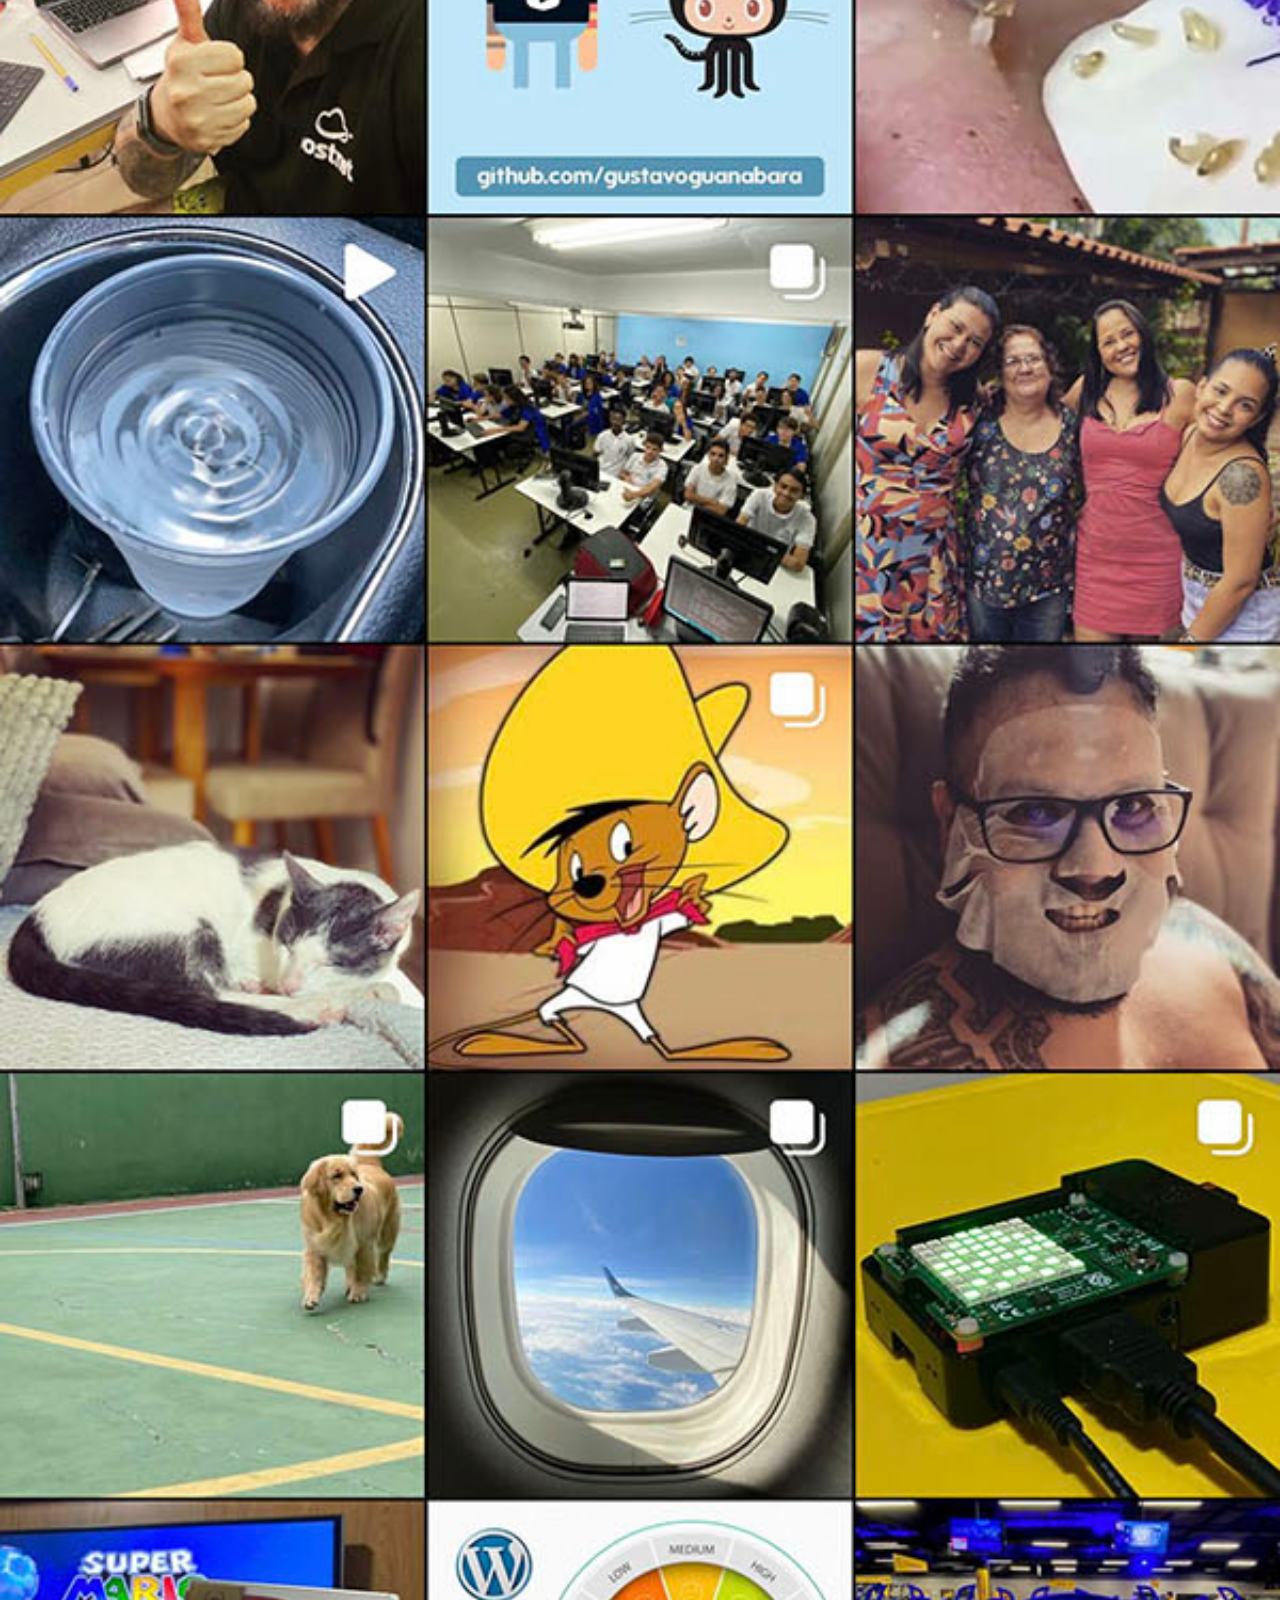
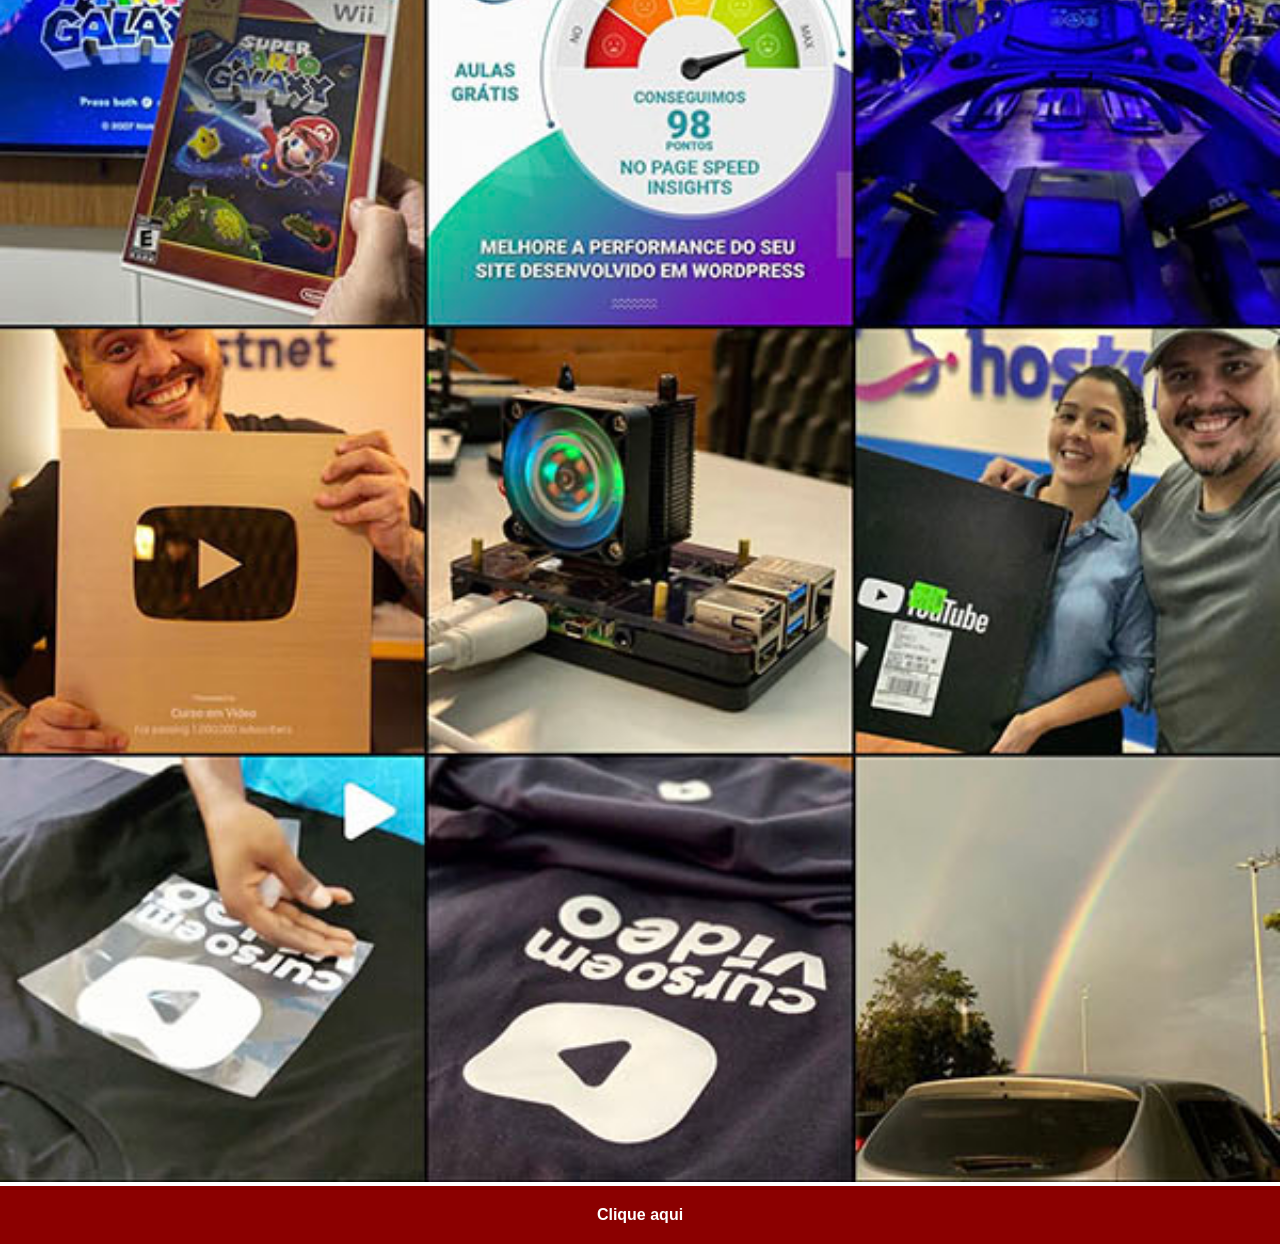
<file: paginas/instagram.html>
<!DOCTYPE html>
<html lang="pt-br">
<head>
    <meta charset="UTF-8">
    <meta name="viewport" content="width=device-width, initial-scale=1.0">
    <title>Instagram</title>
    <link rel="stylesheet" href="estilo/social.css">
    <style>
       
    </style>
</head>
<body>
    <img src="../imagens/tela-instagram.jpg" >
    <a href="#">Clique aqui</a>
</body>
</html>
</file>
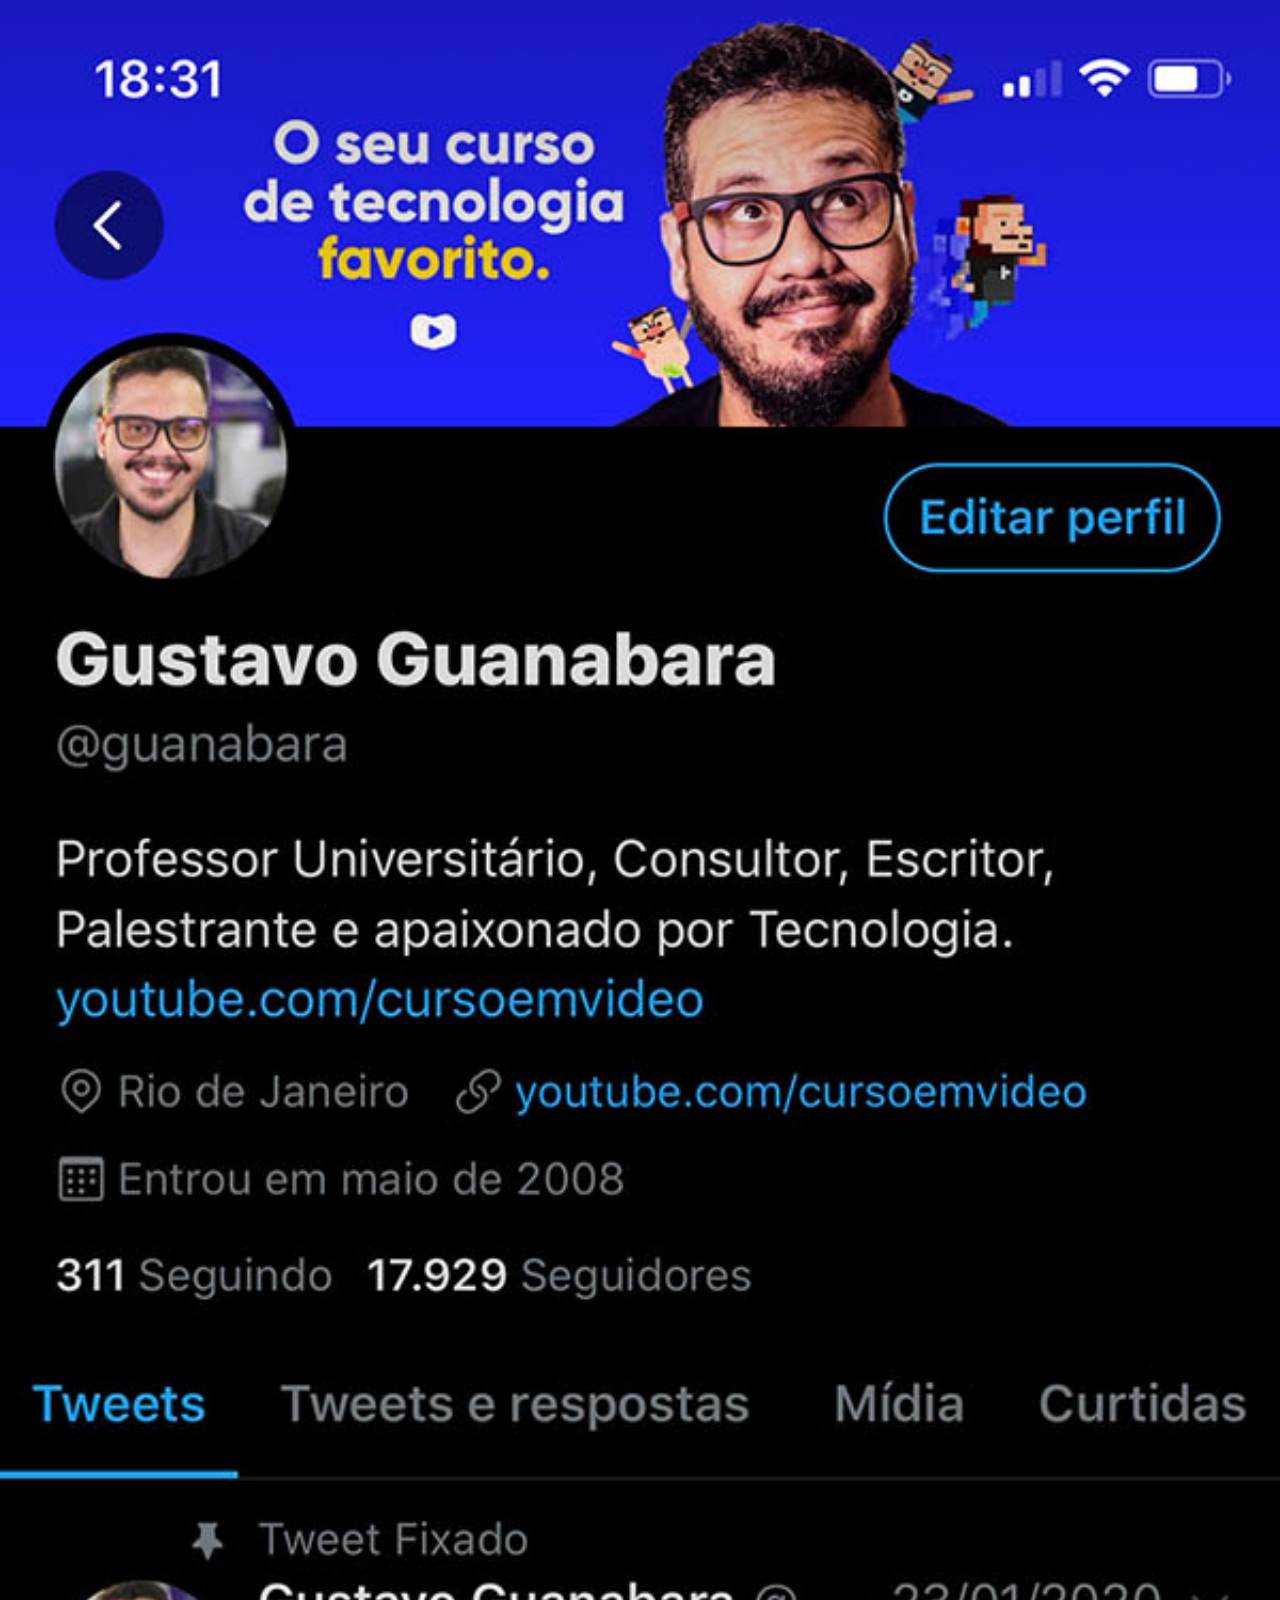
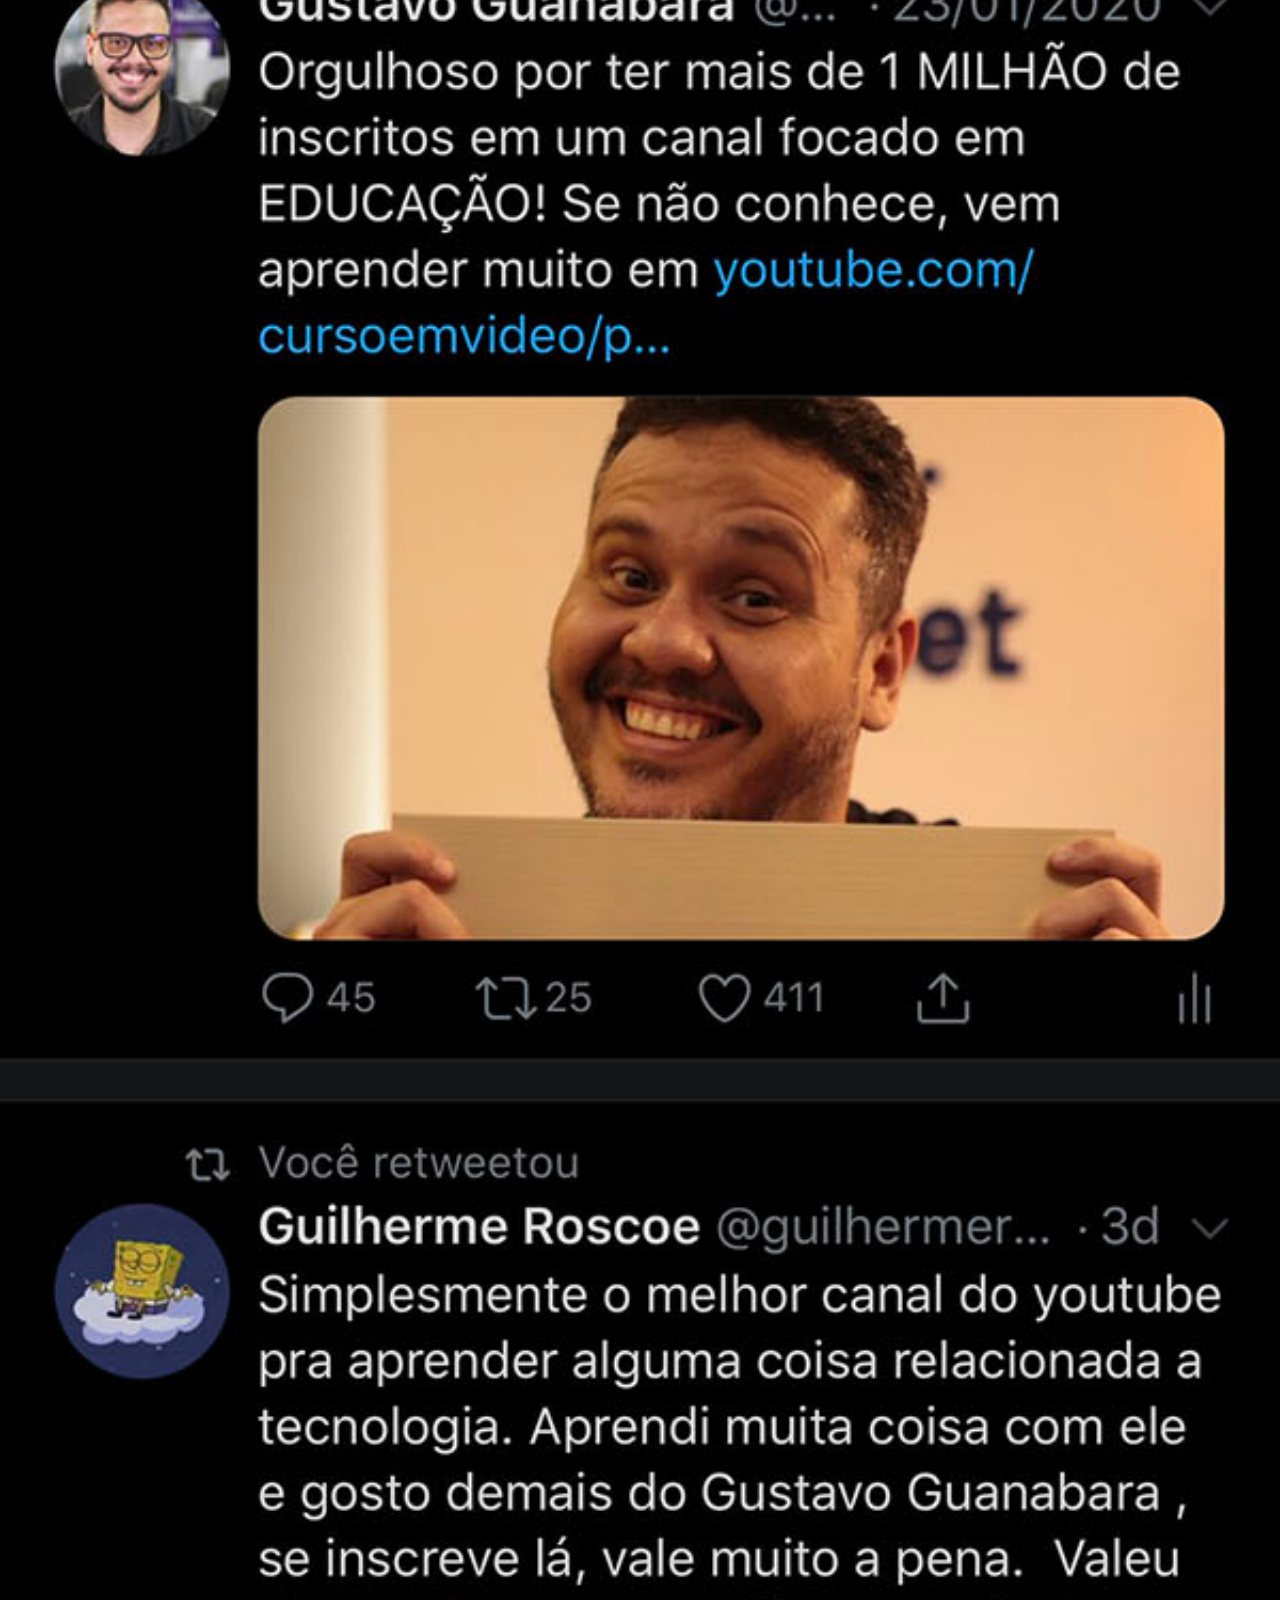
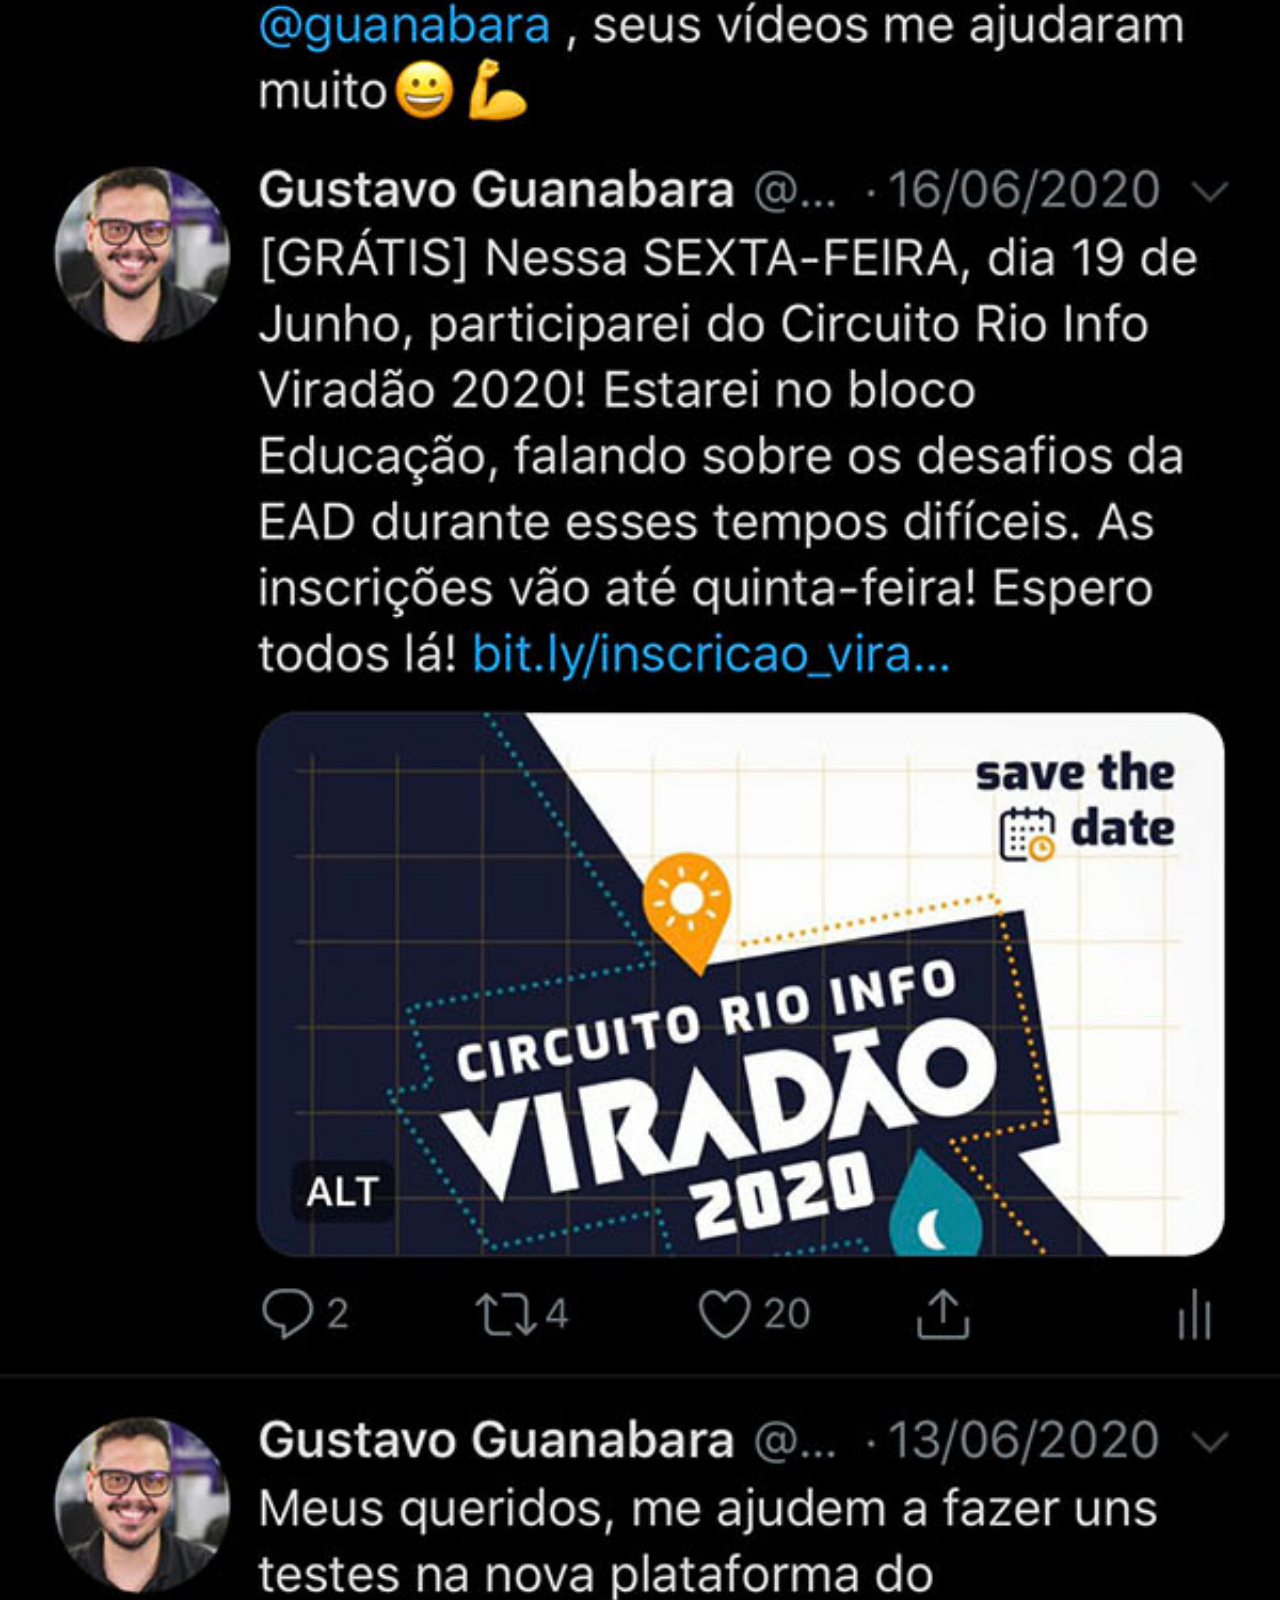
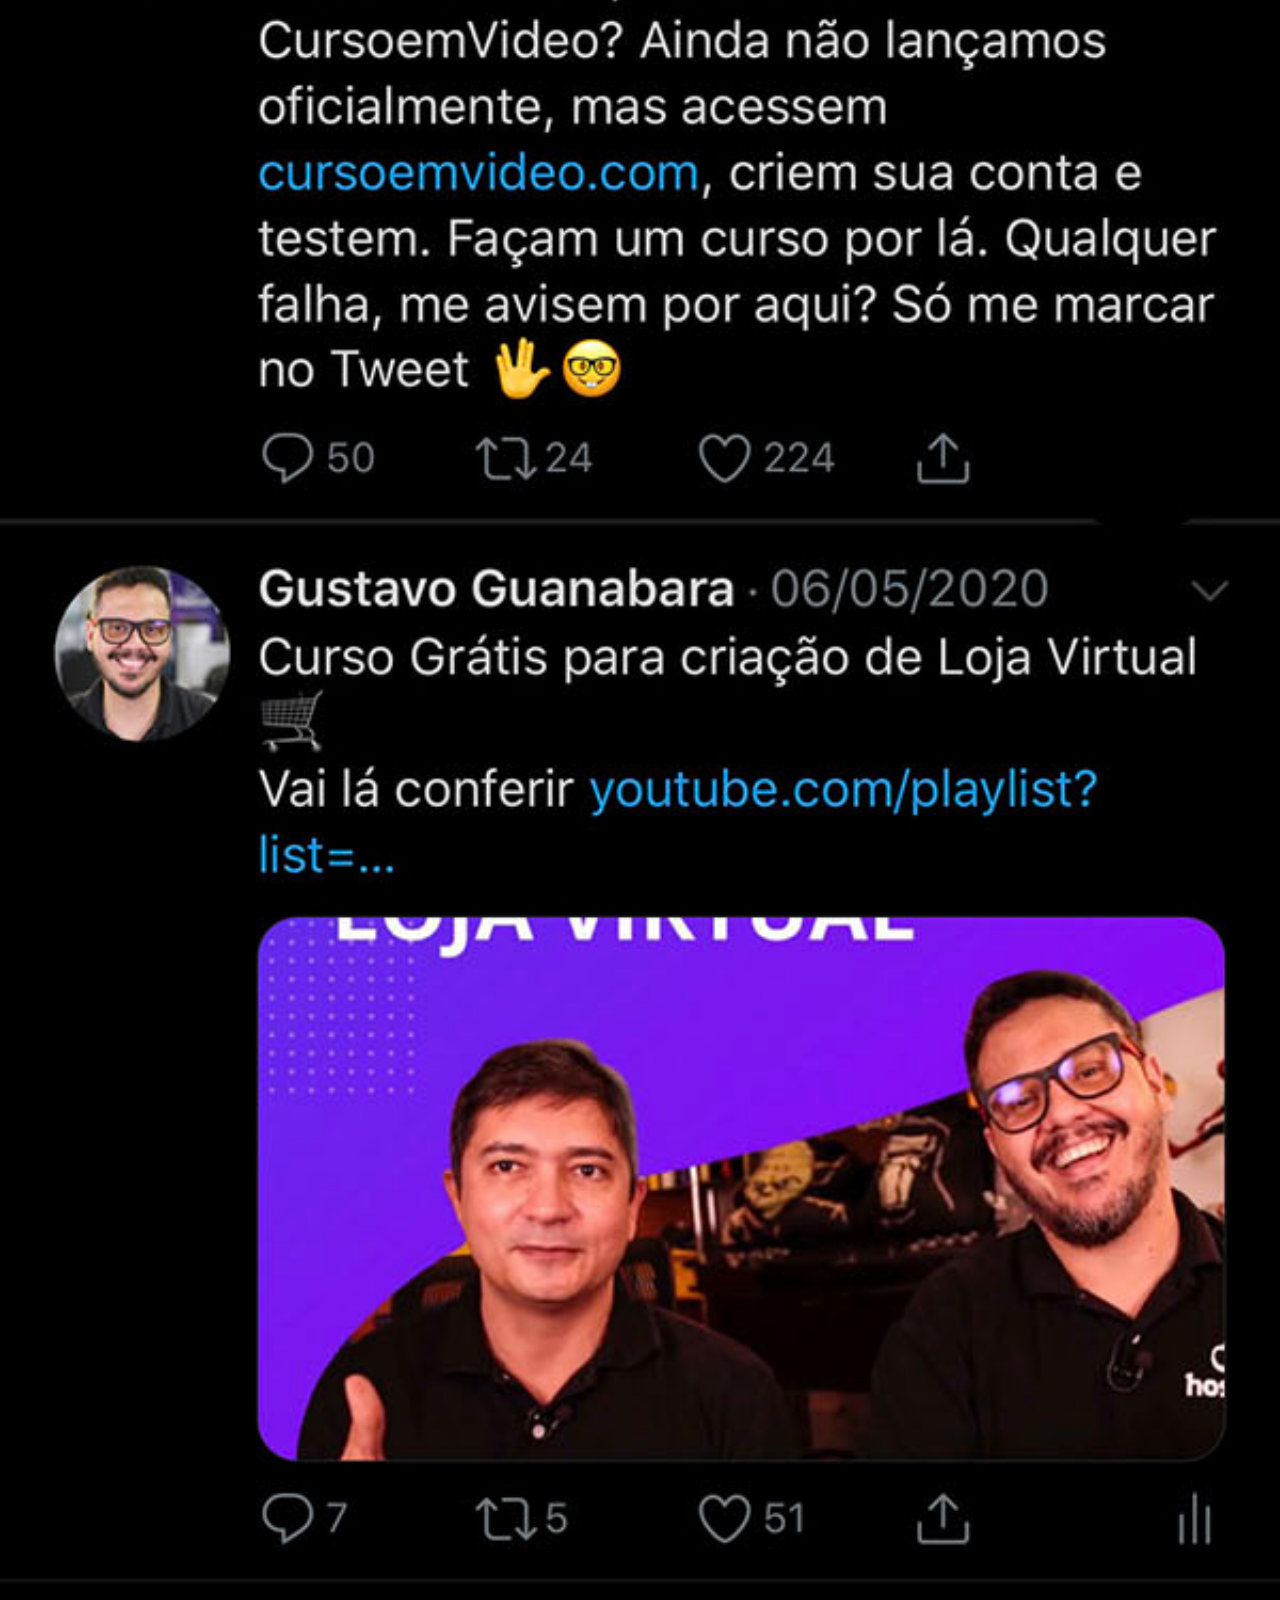
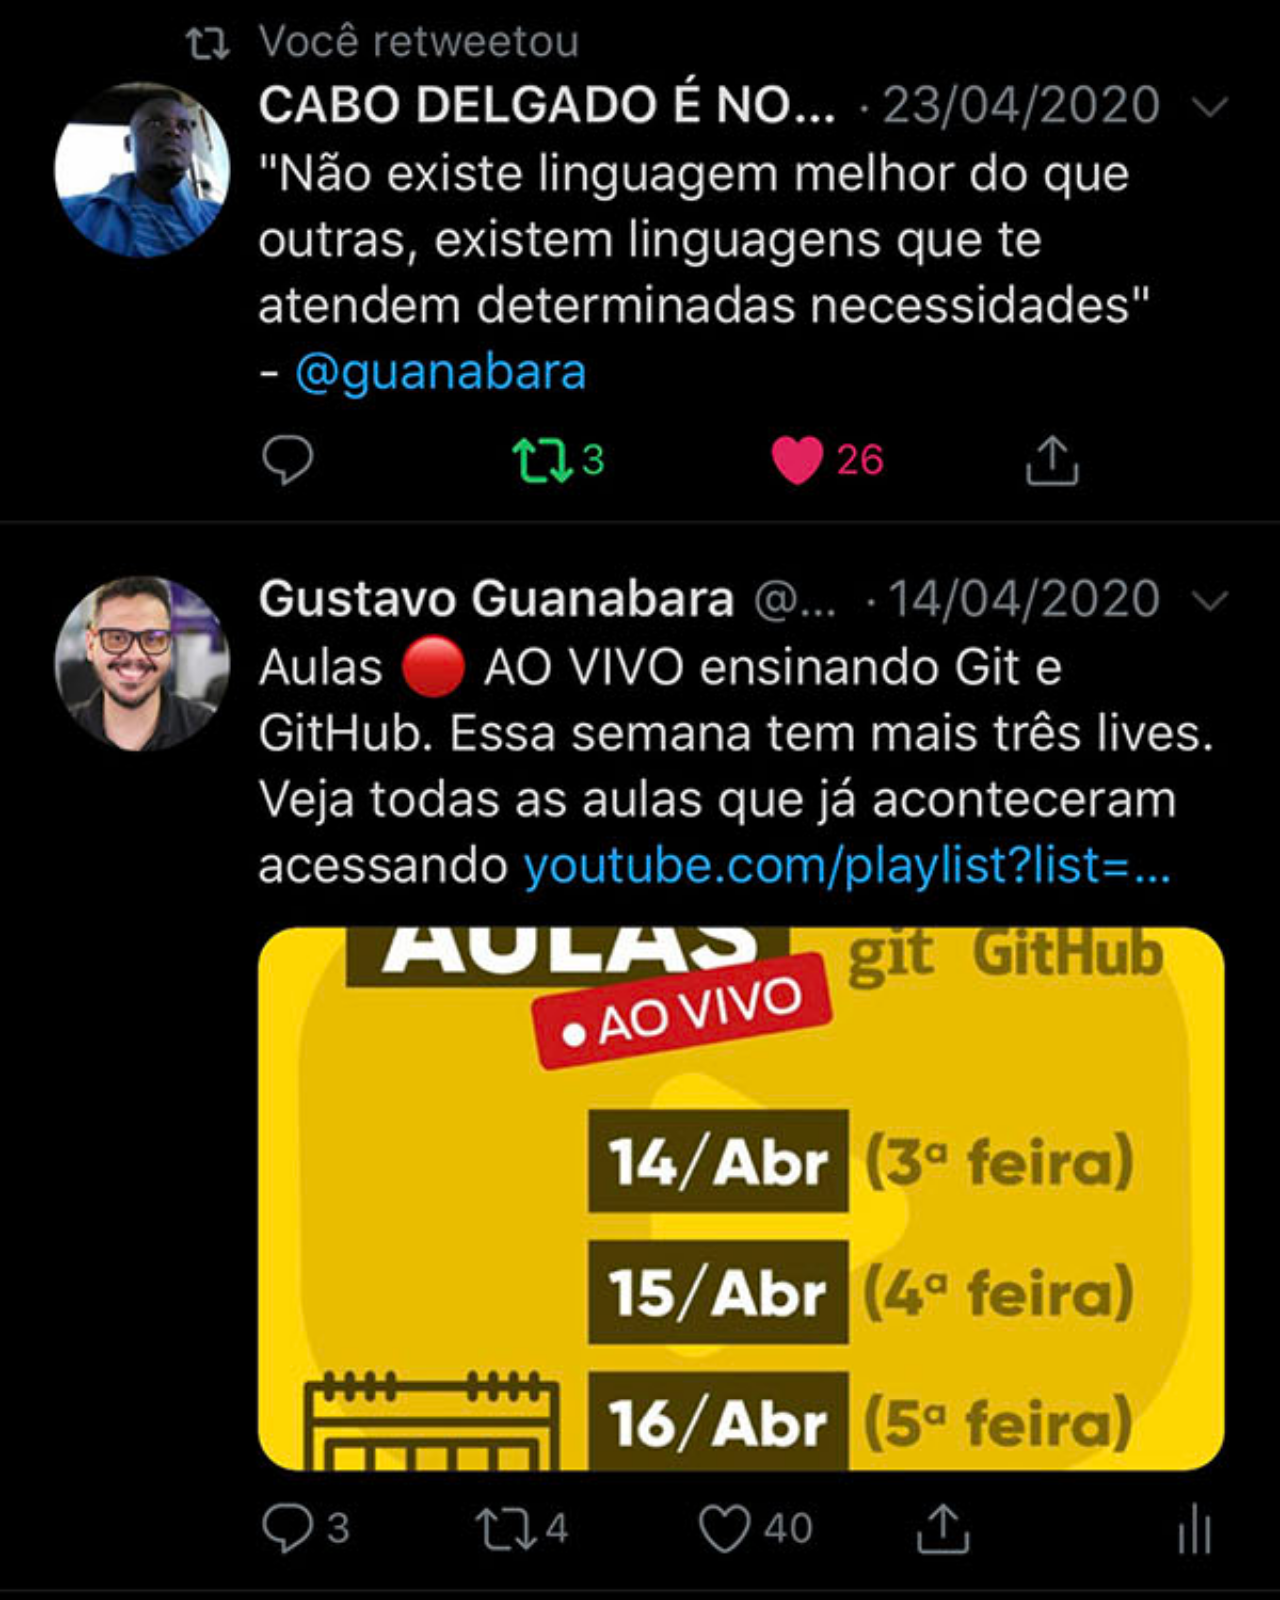
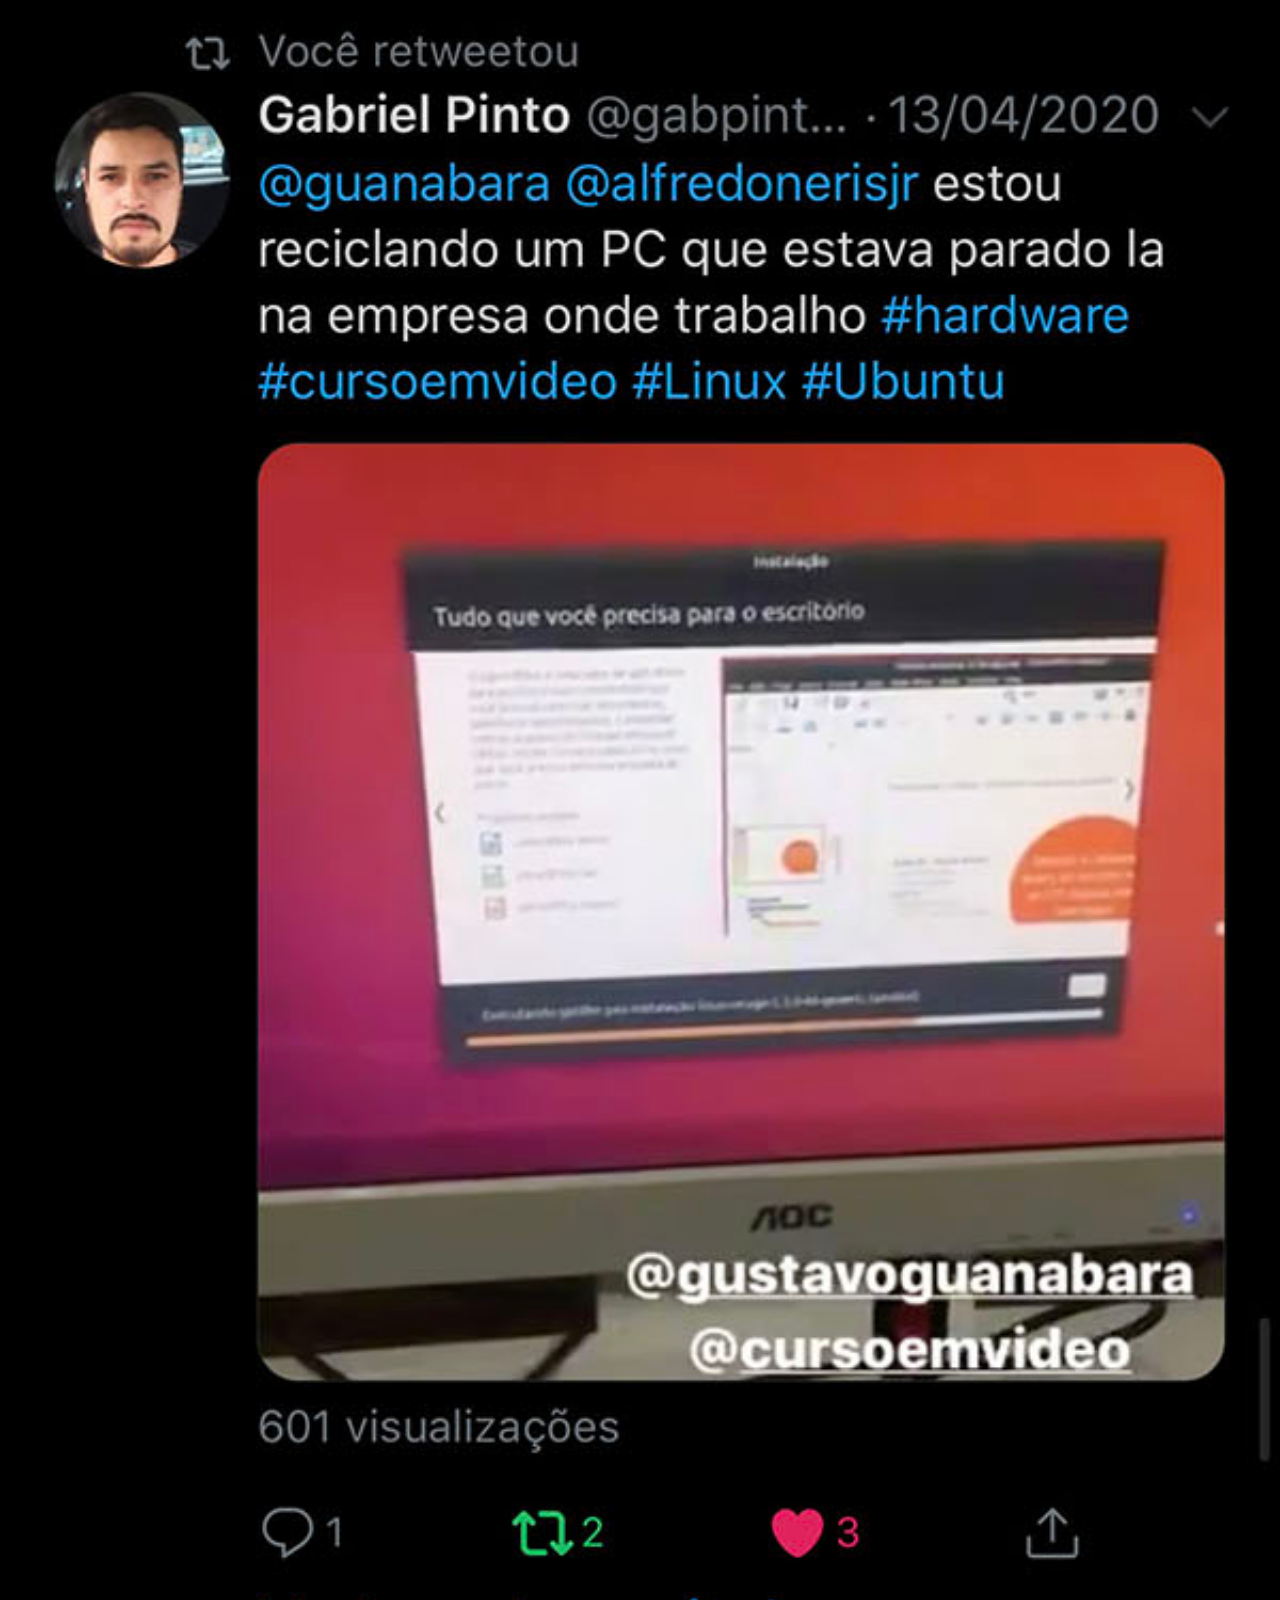
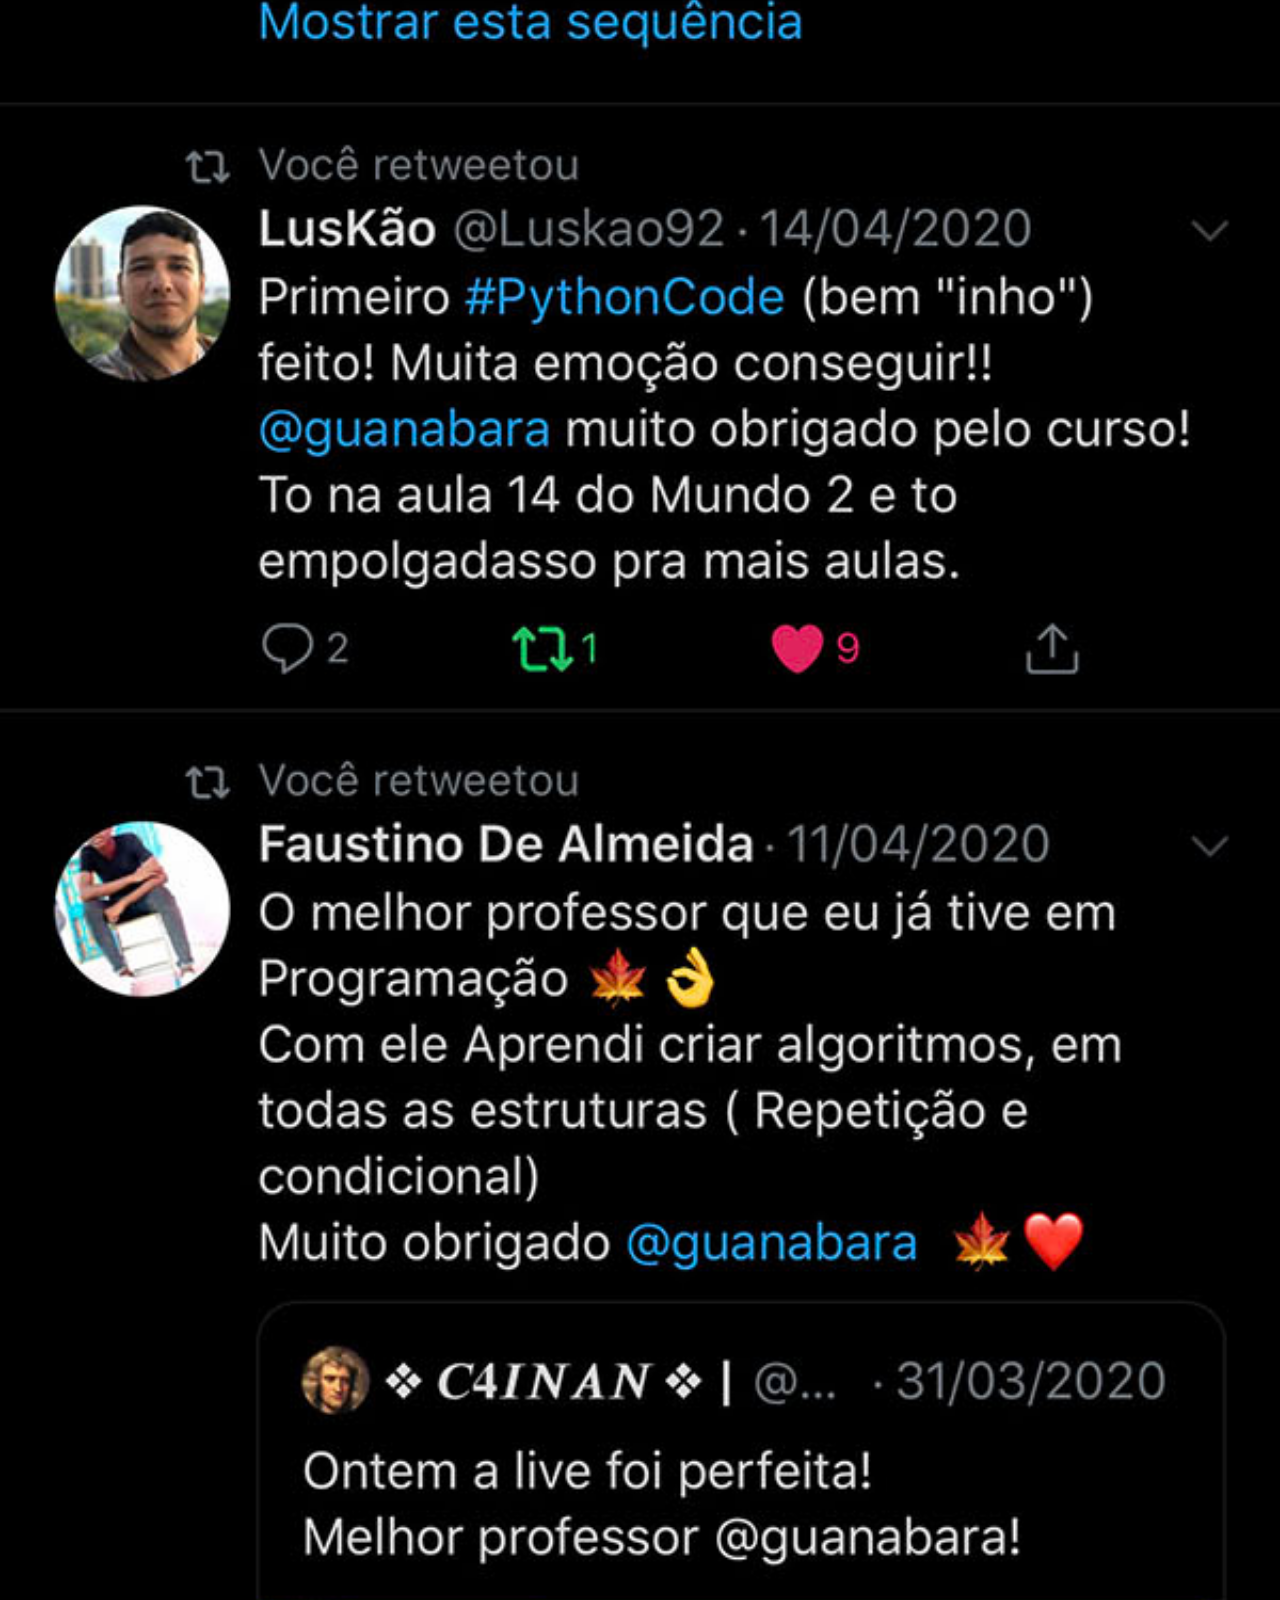
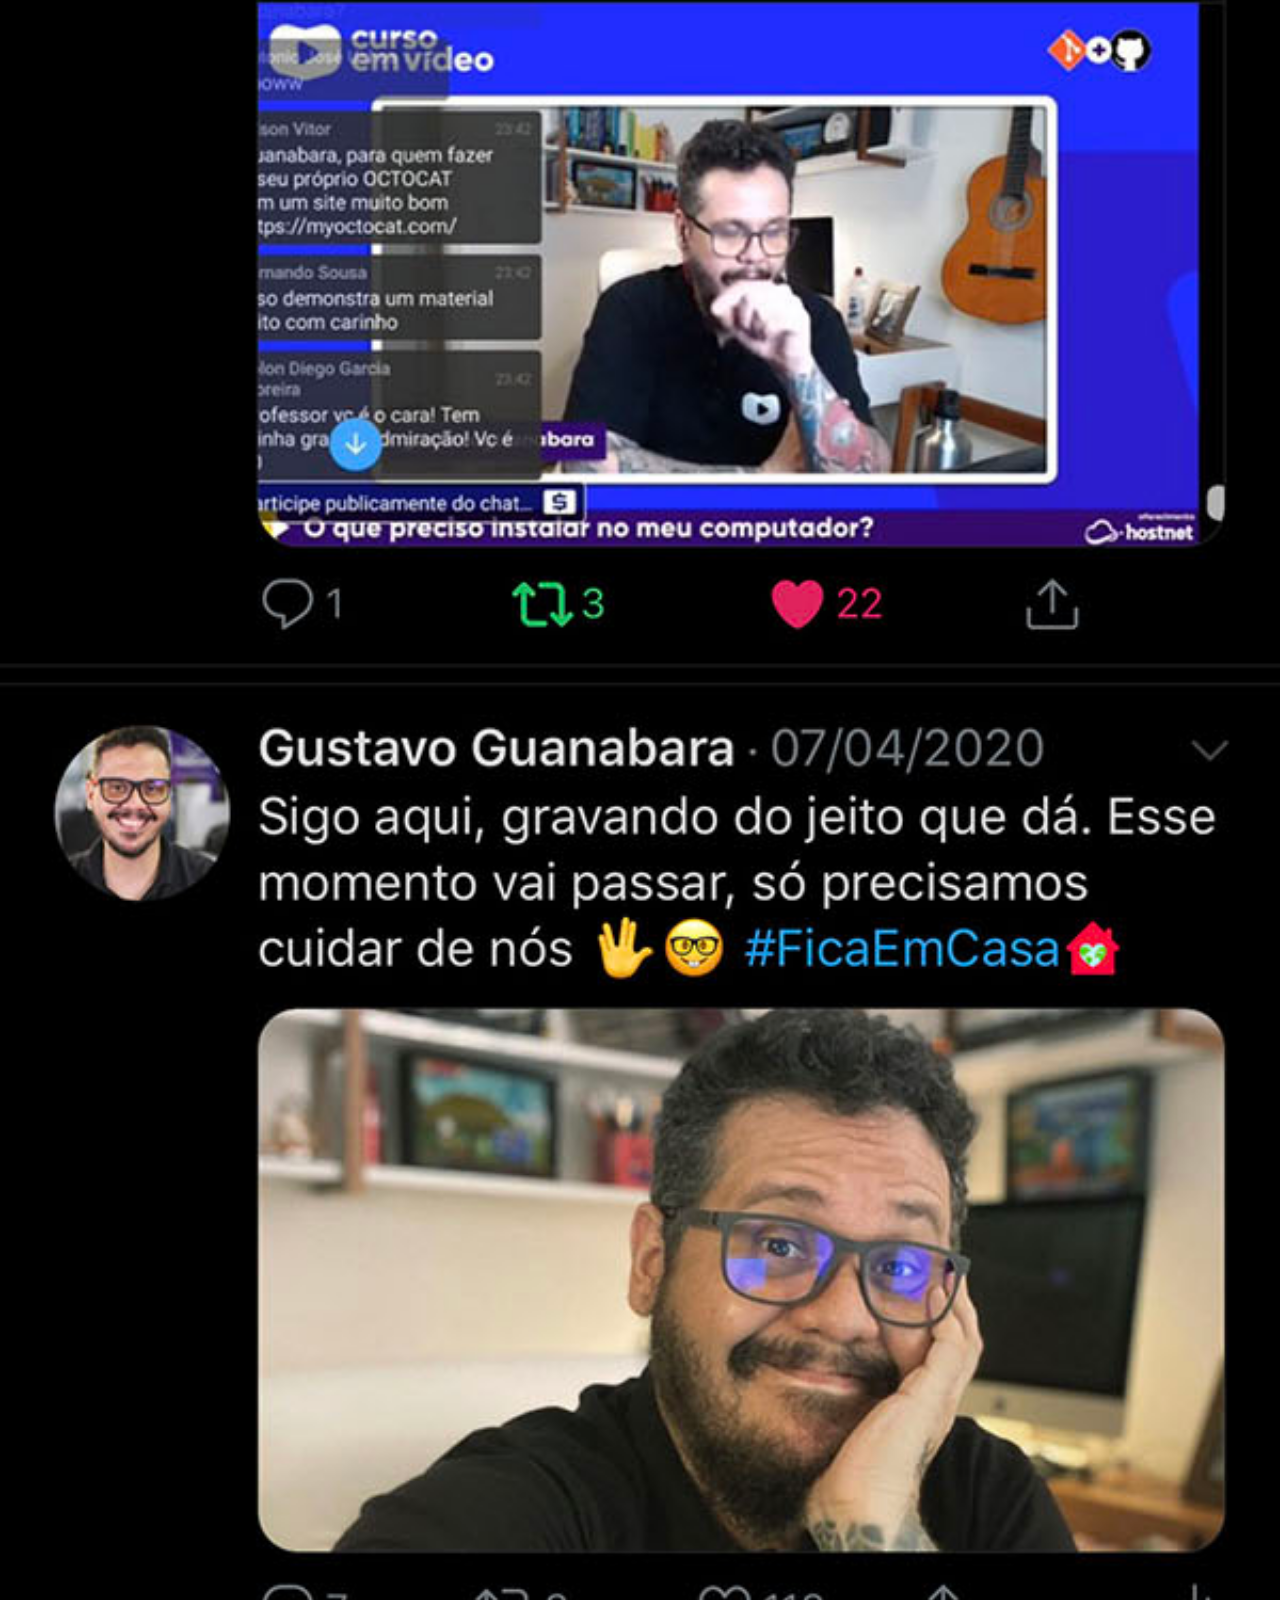
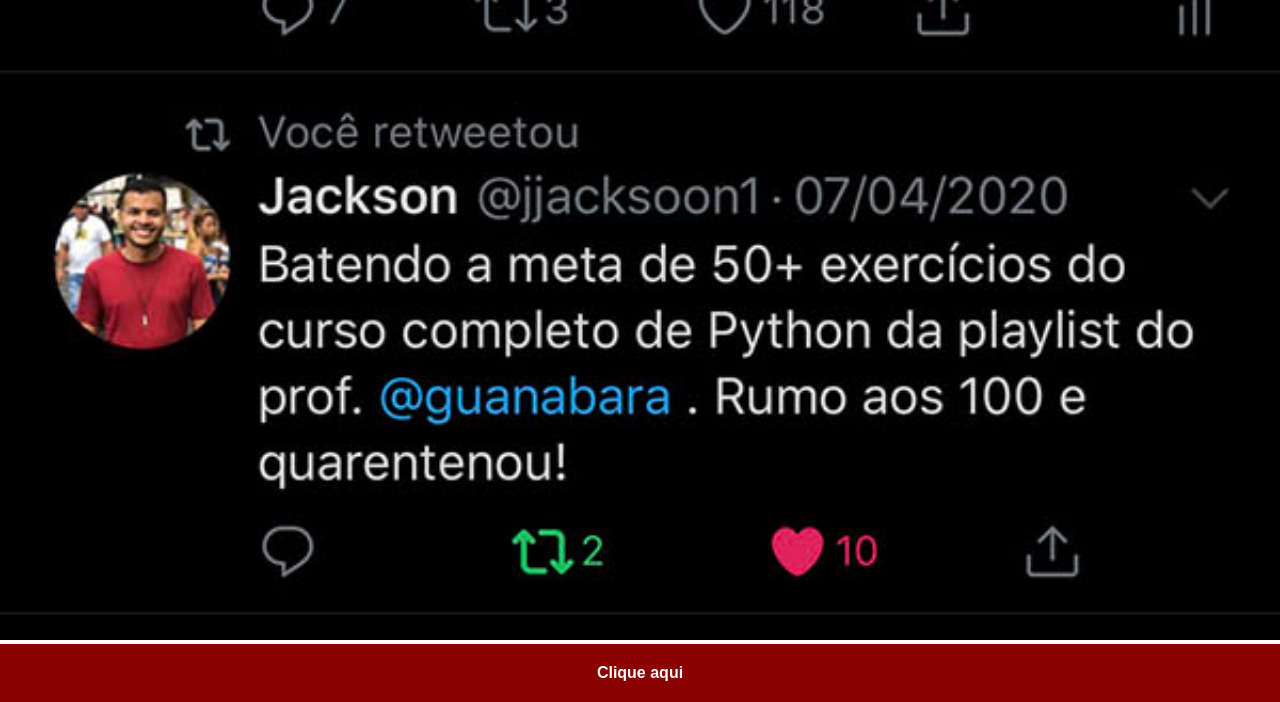
<file: paginas/twitter.html>
<!DOCTYPE html>
<html lang="pt-br">
<head>
    <meta charset="UTF-8">
    <meta name="viewport" content="width=device-width, initial-scale=1.0">
    <title>Twitter</title>
    <link rel="stylesheet" href="estilo/social.css">
    <style>
       
    </style>
</head>
<body>
    <img src="../imagens/tela-twitter.jpg" >
    <a href="#">Clique aqui</a>
</body>
</html>
</file>
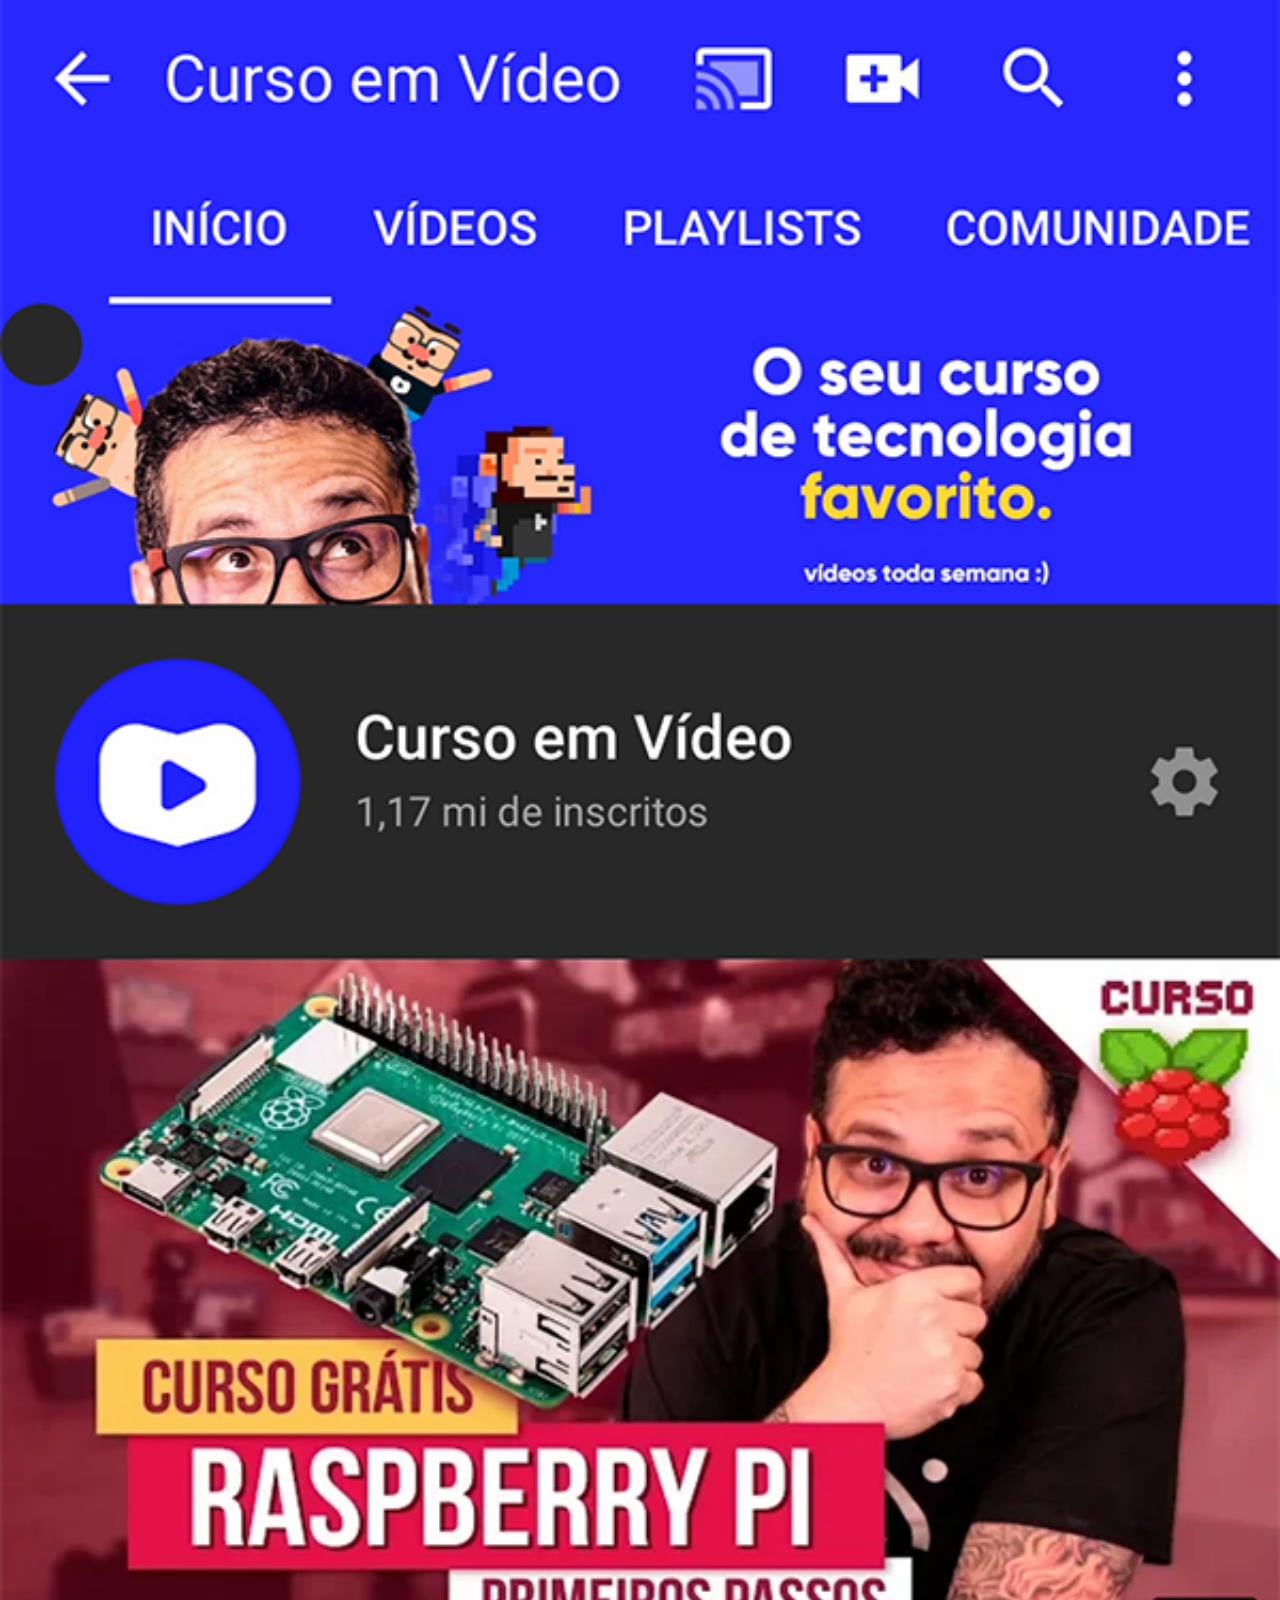
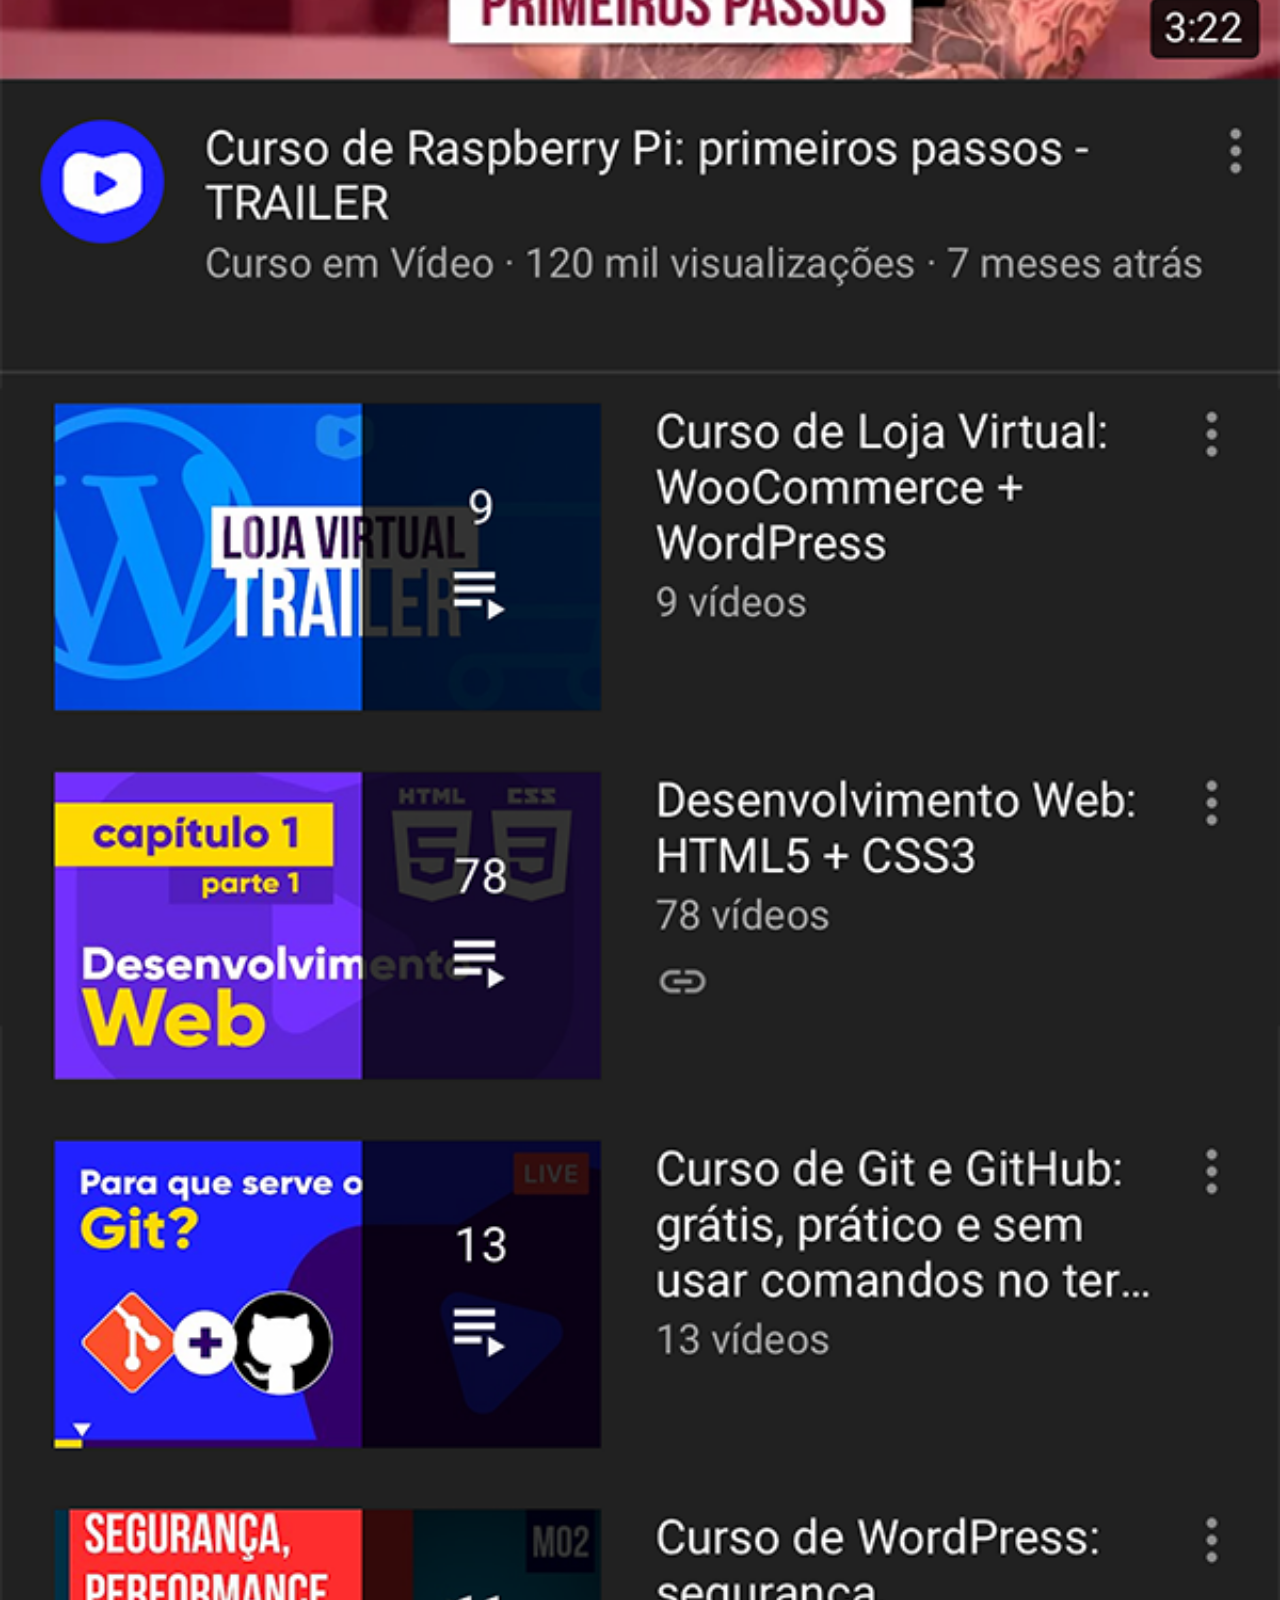
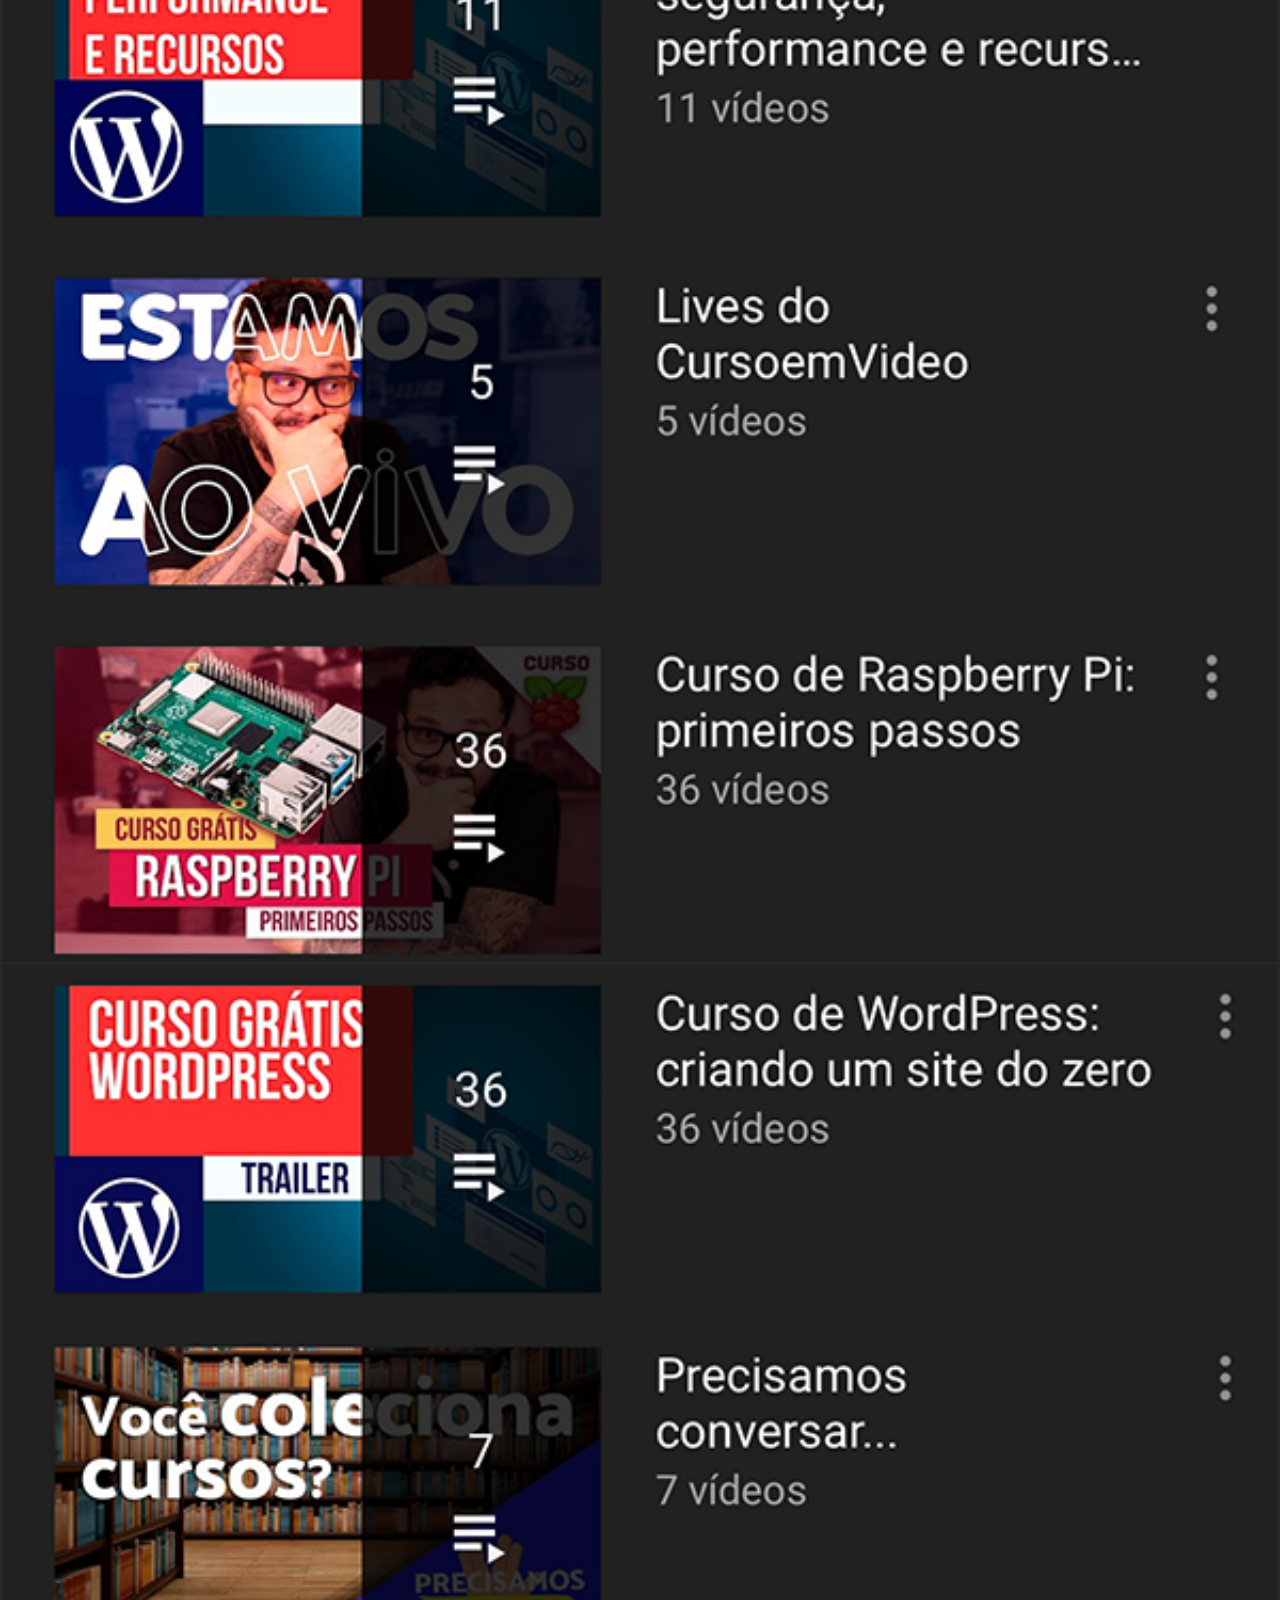
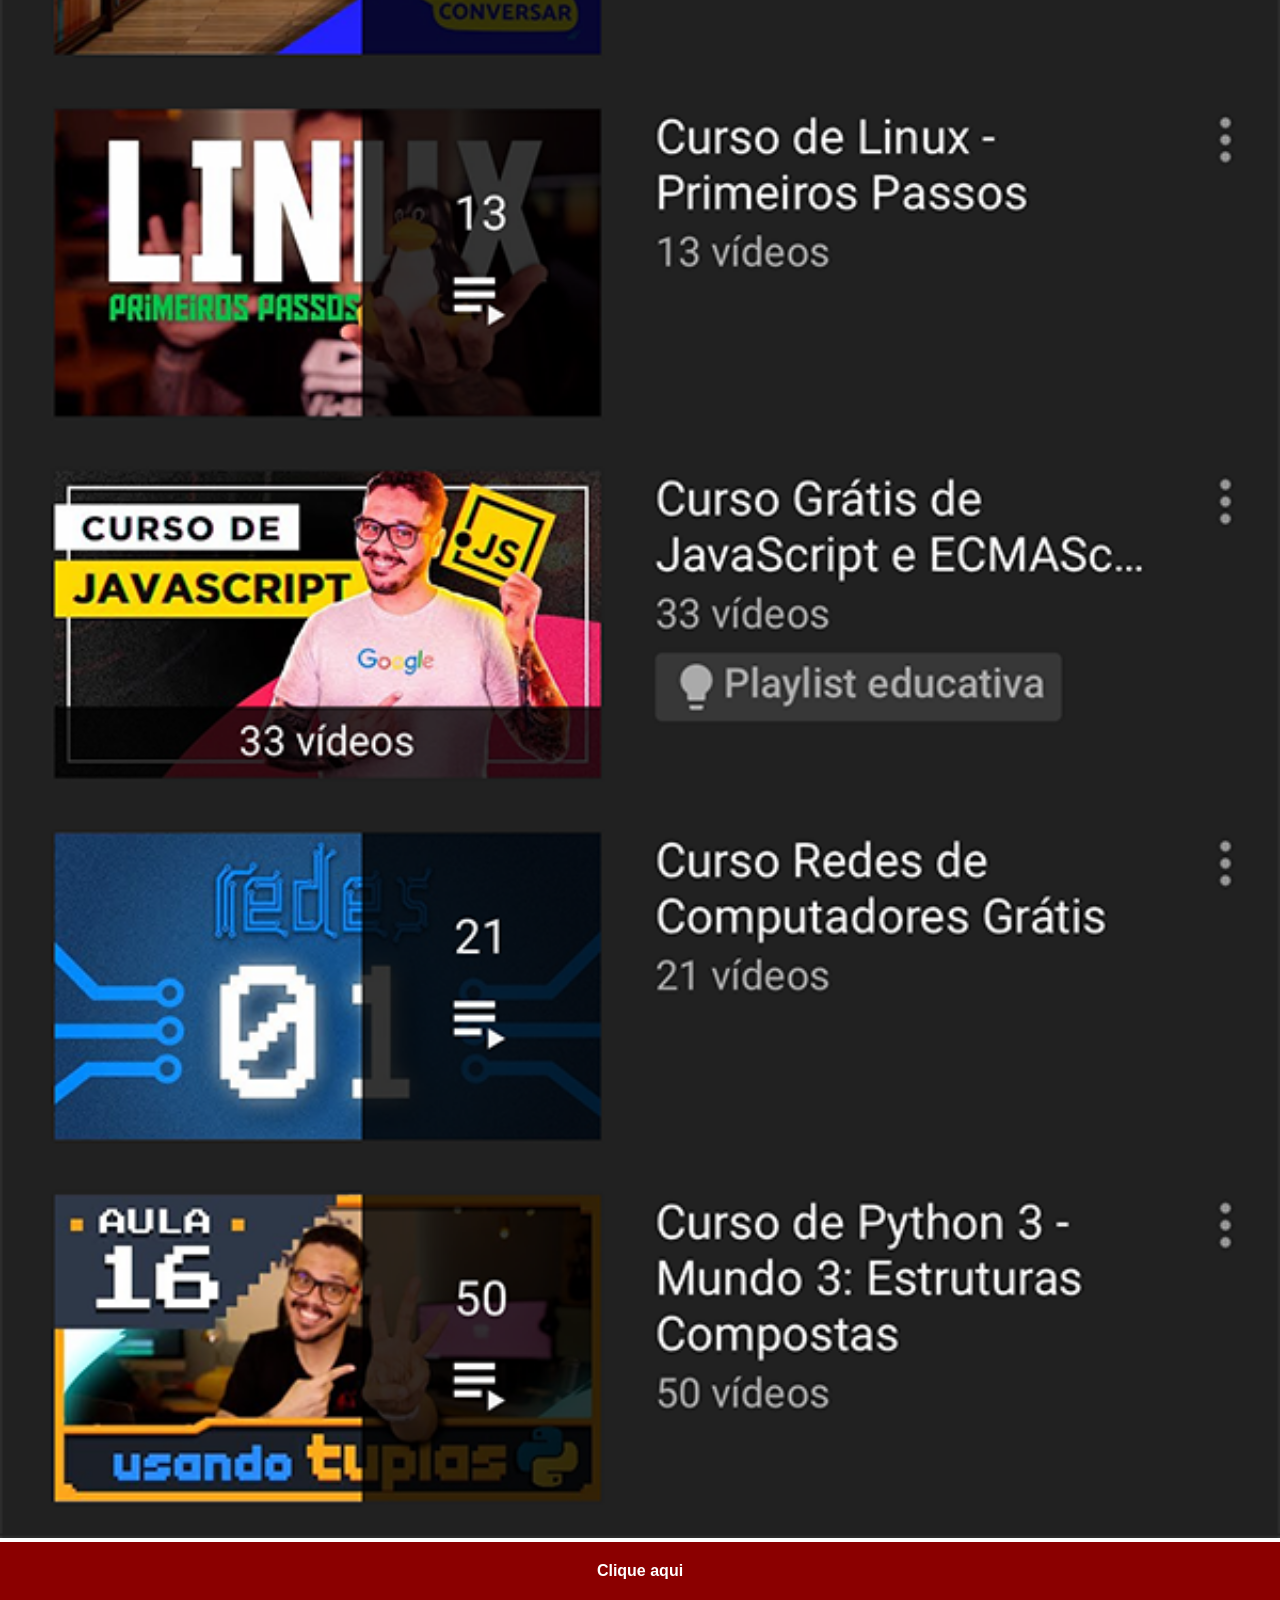
<file: paginas/youtube.html>
<!DOCTYPE html>
<html lang="pt-br">
<head>
    <meta charset="UTF-8">
    <meta name="viewport" content="width=device-width, initial-scale=1.0">
    <title>youtube</title>
    <link rel="stylesheet" href="estilo/social.css">
    <style>
       
    </style>
</head>
<body>
    <img src="../imagens/tela-youtube.png" >
    <a href="#">Clique aqui</a>
</body>
</html>
</file>
<file: style.css>
@charset "UTF-8";

* {
    margin: 0px;
    padding: 0px;
}


body {
    background-image: url(imagens/fundo-madeira.jpg);
    background-repeat: no-repeat;
    background-position: top center;
    background-size: cover;
    background-attachment: fixed;
}
div.celular {
    position: absolute;
    top: 50%;
    left: 50%;
    transform: translate(-50%, -50%);

}

iframe {
    position: relative;
   
}
iframe {
    position: absolute;
    top: 50%;
    left: 50%;
    transform: translate(-50%, -50%);

}
</file>
<file: paginas/estilo/social.css>
@charset "UTF-8";

* {
    margin: 0px;
    padding: 0px;
    font-family: Arial, Helvetica, sans-serif;

}
::-webkit-scrollbar {
    width: 0px ;
    height: 0px;
}
img {
    width: 100vw;
}
a {
    display: block;
    background-color: darkred;
    color: white;
    padding: 20px;
    text-align: center;
    font-weight: bolder;
    text-decoration: none;
}
a:hover {
    background-color: red;
}
/* colocando no git desafios */
</file>
